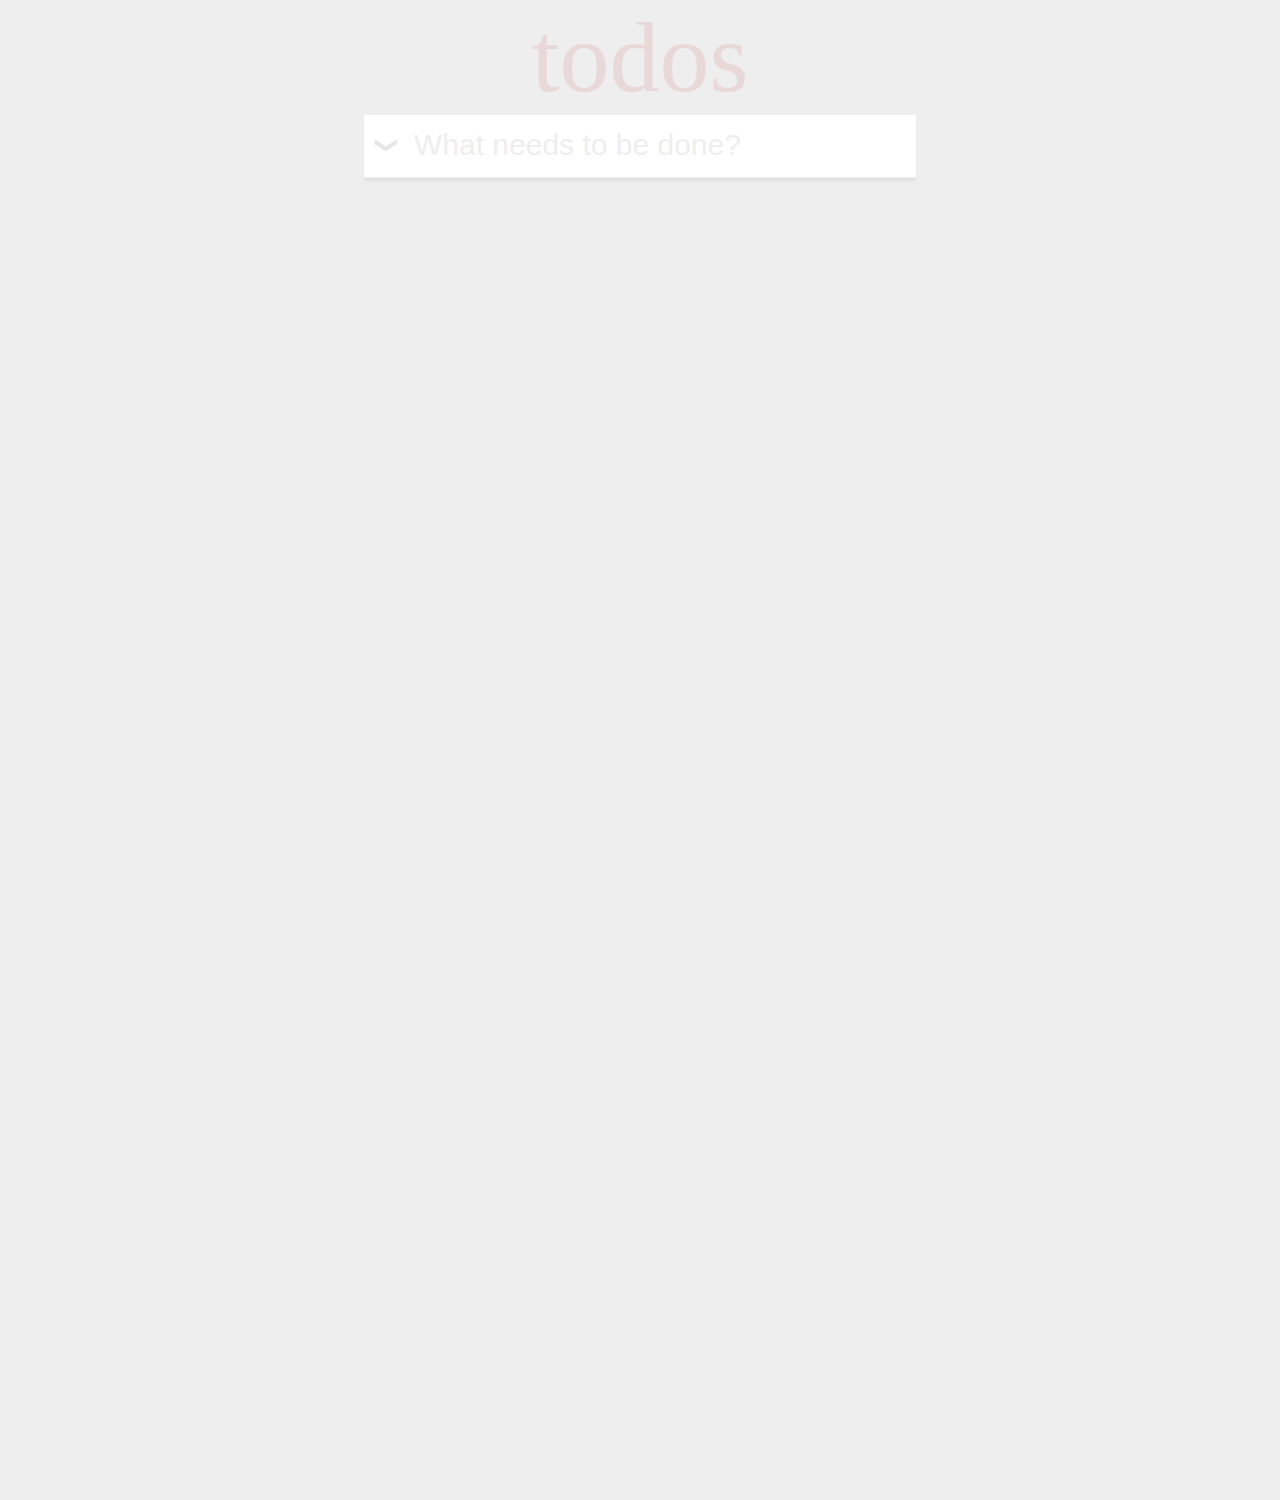
<file: search/index.html>
<!DOCTYPE html>
<html>

<head>
    <meta http-equiv="content-type" content="text/html;charset=utf-8" />
    <link rel="stylesheet" type="text/css" href="index.css" />
    <style>
    </style>
</head>

<body>
    <div class="container">
        <div class="title">
            <p>todos</p>
        </div>
        <div class="body">
            <div class="head">
                <input type="text" id="text" class="text" autocomplete="off" placeholder="What needs to be done?">
                <label for="text"></label>
            </div>
            <table id="list">
                <tbody></tbody>
            </table>
        </div>
    </div>
    <script src="index.js"></script>
</body>


</html>
</file>
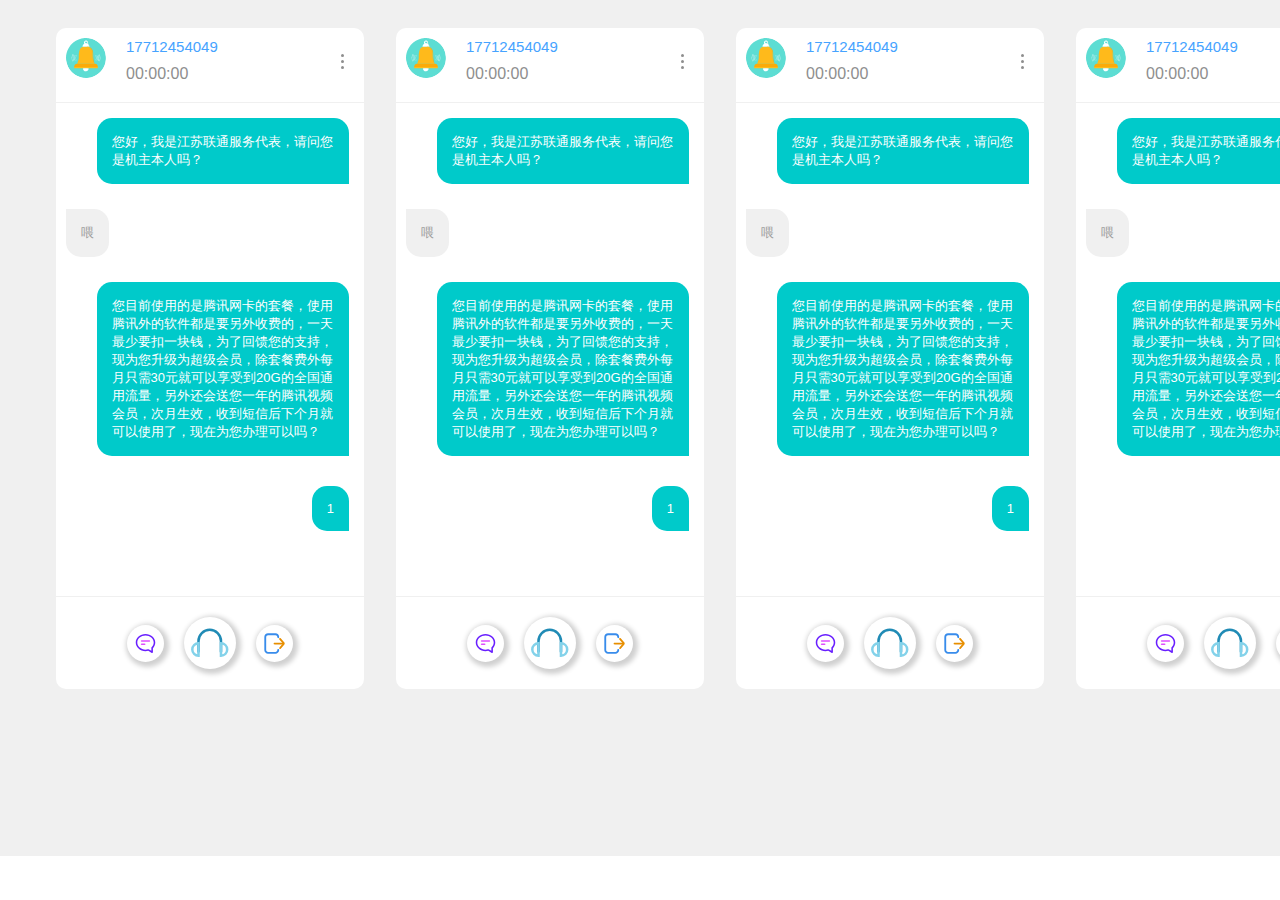
<file: fourScreen/fourScreen.html>
<!DOCTYPE html>
<html>

<head>
    <meta http-equiv="content-type" content="text/html;charset=utf-8" />
    <link rel="stylesheet" href="fourScreen.css">
    <style>
    </style>
</head>

<body>

    <div class="container">
        <ul>
            <li class="chatting">
                <div class="screen">
                    <div class="up">
                        <img src="asset/icon_bell.svg" class="bell">
                        <div class="num">
                            <h1 class="top">17712454049</h1>
                            <h2 class="bottom">00:00:00</h2>
                        </div>
                        <ul class="spot">
                            <li></li>
                            <li></li>
                            <li></li>
                        </ul>
                    </div>
                    <div class="dialog-box">
                        <div class="dialog dialog-right">
                            <p>您好，我是江苏联通服务代表，请问您是机主本人吗？</p>
                        </div>
                        <div class="dialog dialog-left">
                            <p>喂</p>
                        </div>
                        <div class="dialog dialog-right">
                            <p>
                                您目前使用的是腾讯网卡的套餐，使用腾讯外的软件都是要另外收费的，一天最少要扣一块钱，为了回馈您的支持，现为您升级为超级会员，除套餐费外每月只需30元就可以享受到20G的全国通用流量，另外还会送您一年的腾讯视频会员，次月生效，收到短信后下个月就可以使用了，现在为您办理可以吗？
                            </p>
                        </div>
                        <div class="dialog dialog-right">
                            <p>1</p>
                        </div>
                    </div>
                    <ul class="button-box">
                            <li class="push button-one">
                                <img src="asset/icon_message.svg" class="img-one">
                            </li>
                            <li class="push button-two">
                                <img src="asset/icon_headset.svg" class="img-two">
                            </li>
                            <li class="push button-three">
                                <img src="asset/icon_exit.svg" class="img-one">
                            </li>
                    </ul>
                </div>
            </li>
            <li class="chatting">
                <div class="screen">
                    <div class="up">
                        <img src="asset/icon_bell.svg" class="bell">
                        <div class="num">
                            <h1 class="top">17712454049</h1>
                            <h2 class="bottom">00:00:00</h2>
                        </div>
                        <ul class="spot">
                            <li></li>
                            <li></li>
                            <li></li>
                        </ul>
                    </div>
                    <div class="dialog-box">
                        <div class="dialog dialog-right">
                            <p>您好，我是江苏联通服务代表，请问您是机主本人吗？</p>
                        </div>
                        <div class="dialog dialog-left">
                            <p>喂</p>
                        </div>
                        <div class="dialog dialog-right">
                            <p>
                                您目前使用的是腾讯网卡的套餐，使用腾讯外的软件都是要另外收费的，一天最少要扣一块钱，为了回馈您的支持，现为您升级为超级会员，除套餐费外每月只需30元就可以享受到20G的全国通用流量，另外还会送您一年的腾讯视频会员，次月生效，收到短信后下个月就可以使用了，现在为您办理可以吗？
                            </p>
                        </div>
                        <div class="dialog dialog-right">
                            <p>1</p>
                        </div>
                    </div>
                    <ul class="button-box">
                            <li class="push button-one">
                                <img src="asset/icon_message.svg" class="img-one">
                            </li>
                            <li class="push button-two">
                                <img src="asset/icon_headset.svg" class="img-two">
                            </li>
                            <li class="push button-three">
                                <img src="asset/icon_exit.svg" class="img-one">
                            </li>
                    </ul>
                </div>
            </li>
            <li class="chatting">
                <div class="screen">
                    <div class="up">
                        <img src="asset/icon_bell.svg" class="bell">
                        <div class="num">
                            <h1 class="top">17712454049</h1>
                            <h2 class="bottom">00:00:00</h2>
                        </div>
                        <ul class="spot">
                            <li></li>
                            <li></li>
                            <li></li>
                        </ul>
                    </div>
                    <div class="dialog-box">
                        <div class="dialog dialog-right">
                            <p>您好，我是江苏联通服务代表，请问您是机主本人吗？</p>
                        </div>
                        <div class="dialog dialog-left">
                            <p>喂</p>
                        </div>
                        <div class="dialog dialog-right">
                            <p>
                                您目前使用的是腾讯网卡的套餐，使用腾讯外的软件都是要另外收费的，一天最少要扣一块钱，为了回馈您的支持，现为您升级为超级会员，除套餐费外每月只需30元就可以享受到20G的全国通用流量，另外还会送您一年的腾讯视频会员，次月生效，收到短信后下个月就可以使用了，现在为您办理可以吗？
                            </p>
                        </div>
                        <div class="dialog dialog-right">
                            <p>1</p>
                        </div>
                    </div>
                    <ul class="button-box">
                            <li class="push button-one">
                                <img src="asset/icon_message.svg" class="img-one">
                            </li>
                            <li class="push button-two">
                                <img src="asset/icon_headset.svg" class="img-two">
                            </li>
                            <li class="push button-three">
                                <img src="asset/icon_exit.svg" class="img-one">
                            </li>
                    </ul>
                </div>
            </li>
            <li class="chatting">
                <div class="screen">
                    <div class="up">
                        <img src="asset/icon_bell.svg" class="bell">
                        <div class="num">
                            <h1 class="top">17712454049</h1>
                            <h2 class="bottom">00:00:00</h2>
                        </div>
                        <ul class="spot">
                            <li></li>
                            <li></li>
                            <li></li>
                        </ul>
                    </div>
                    <div class="dialog-box">
                        <div class="dialog dialog-right">
                            <p>您好，我是江苏联通服务代表，请问您是机主本人吗？</p>
                        </div>
                        <div class="dialog dialog-left">
                            <p>喂</p>
                        </div>
                        <div class="dialog dialog-right">
                            <p>
                                您目前使用的是腾讯网卡的套餐，使用腾讯外的软件都是要另外收费的，一天最少要扣一块钱，为了回馈您的支持，现为您升级为超级会员，除套餐费外每月只需30元就可以享受到20G的全国通用流量，另外还会送您一年的腾讯视频会员，次月生效，收到短信后下个月就可以使用了，现在为您办理可以吗？
                            </p>
                        </div>
                        <div class="dialog dialog-right">
                            <p>1</p>
                        </div>
                    </div>
                    <ul class="button-box">
                            <li class="push button-one">
                                <img src="asset/icon_message.svg" class="img-one">
                            </li>
                            <li class="push button-two">
                                <img src="asset/icon_headset.svg" class="img-two">
                            </li>
                            <li class="push button-three">
                                <img src="asset/icon_exit.svg" class="img-one">
                            </li>
                    </ul>
                </div>
            </li>
        </ul>
    </div>

</body>

</html>
</file>
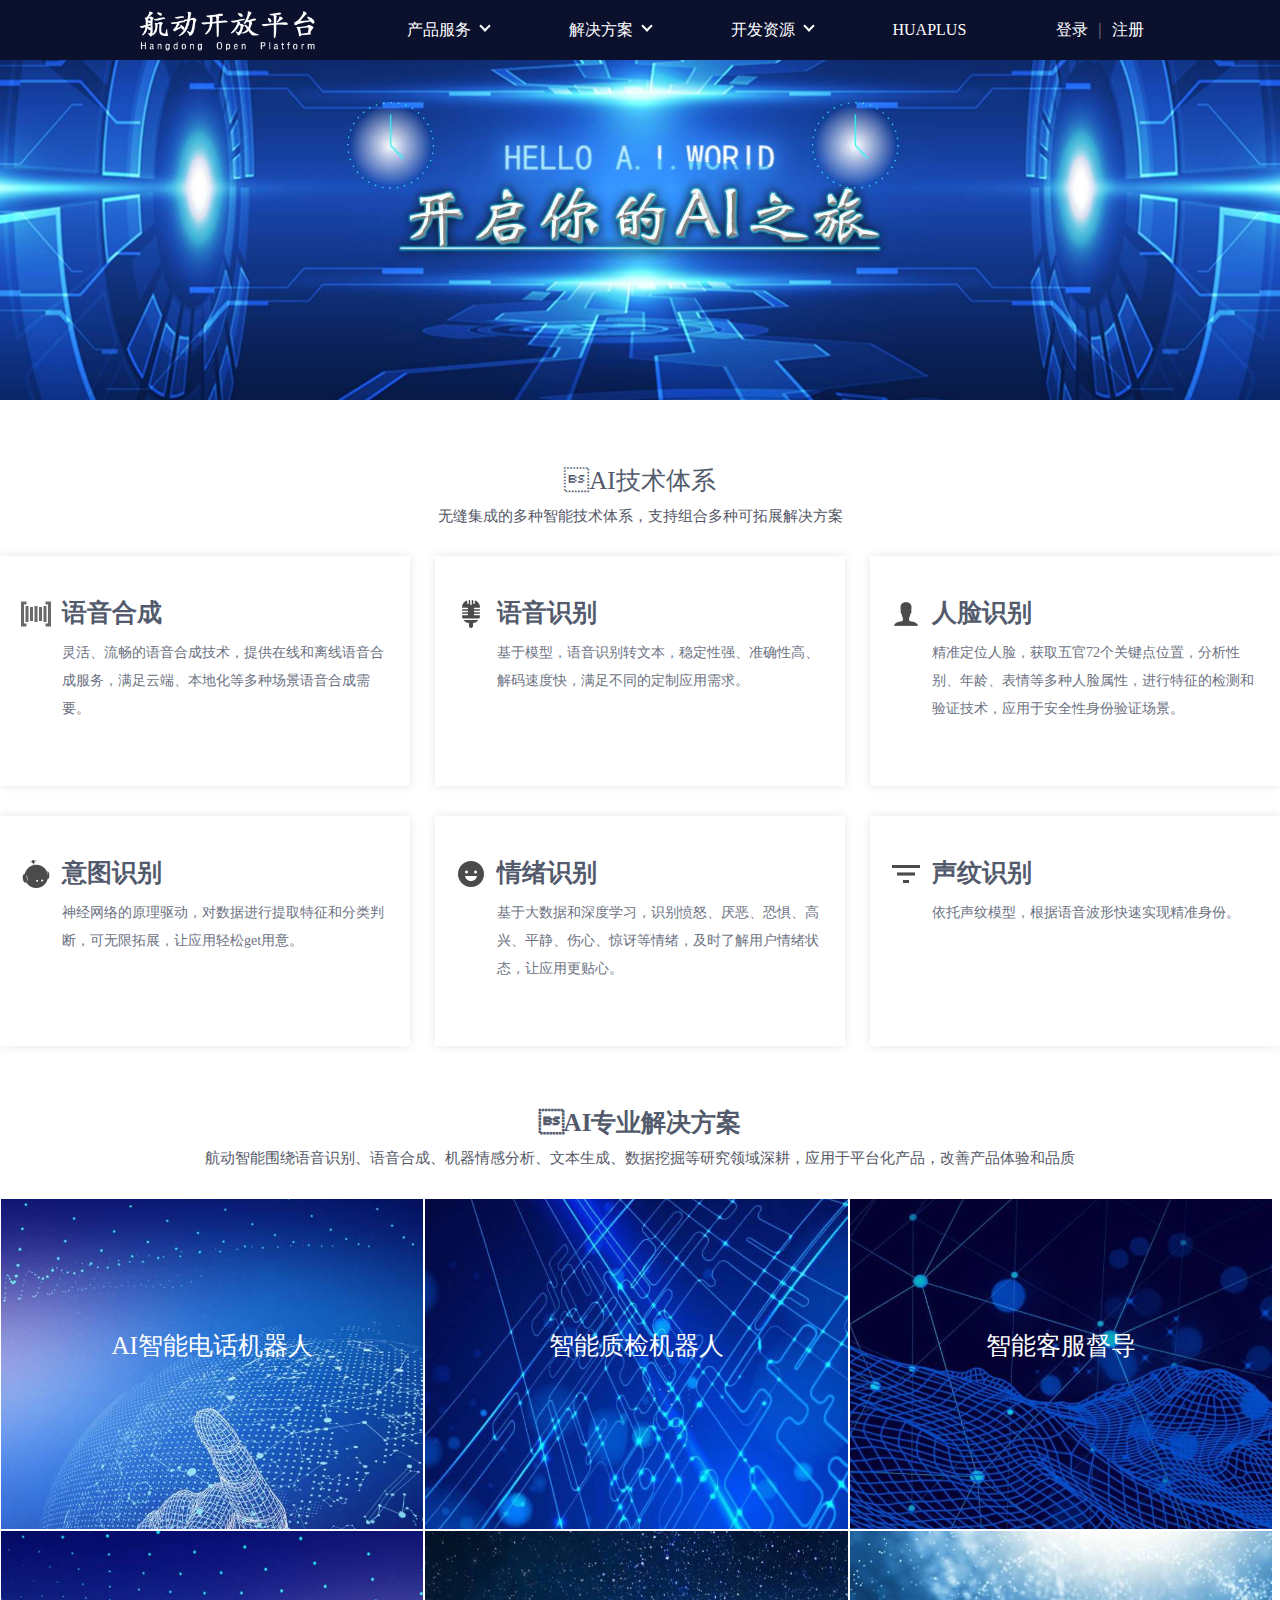
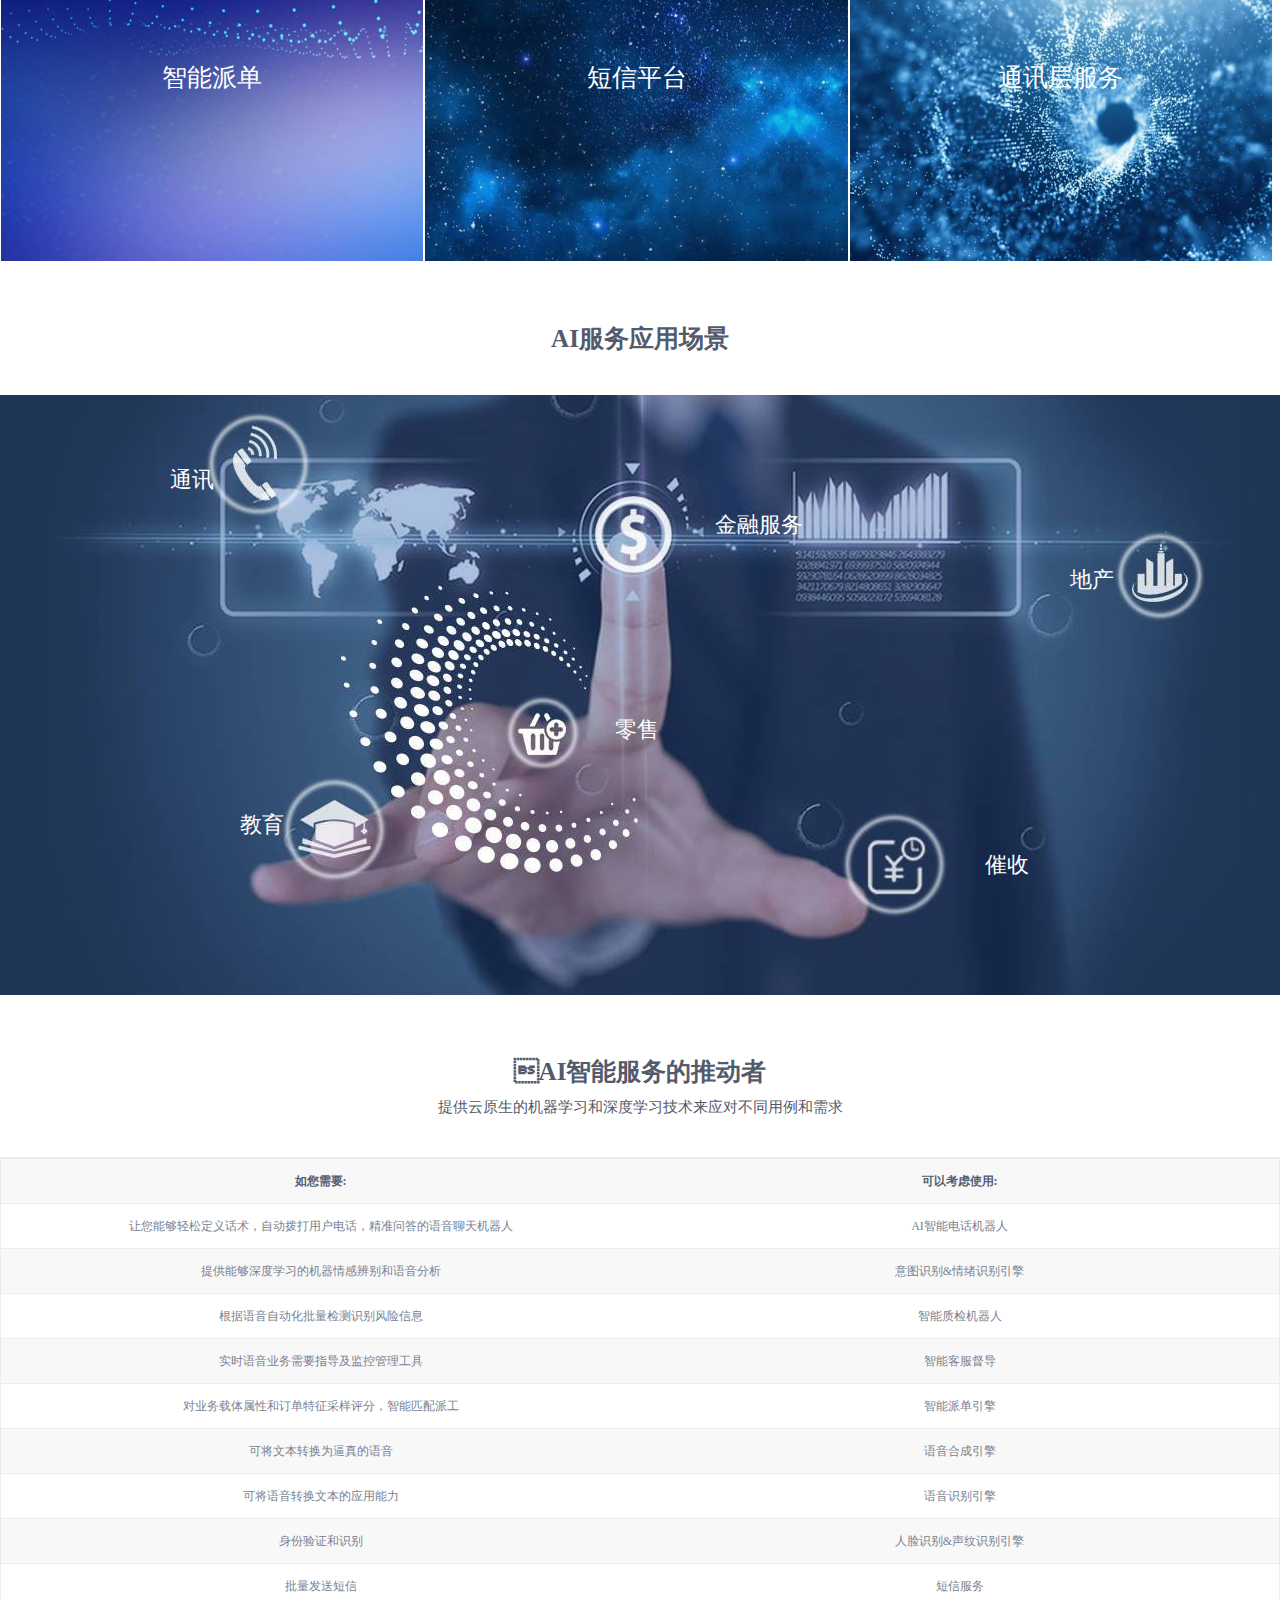
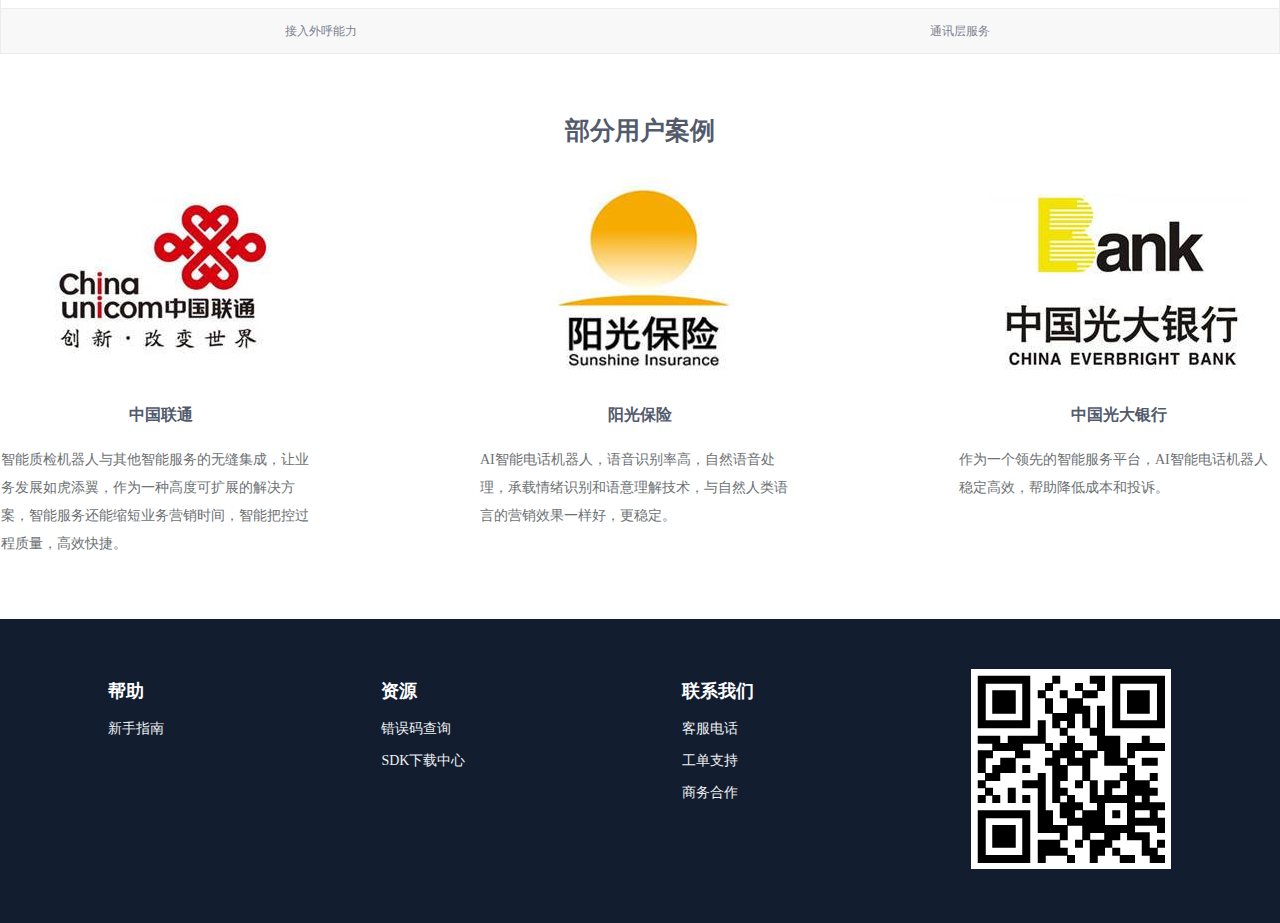
<file: home-page/home-page.html>
<!DOCTYPE html>
<html>

<head>
    <meta http-equiv="content-type" content="text/html;charset=utf-8" />
    <link rel="stylesheet" type="text/css" href="home-page.css" />
    <style>
    </style>
</head>

<body>
    <div class="container">
        <!--导航栏-->
        <div class="navigation">
            <div class="main">
                <div class="left">
                    <div>
                        <img src="asset/logo.png" class="logo">
                    </div>
                </div>
                <ul class="menu middle">
                    <li class="botton product">
                        <div class="triangle">
                            <a class="head"><span class="word">产品服务</span></a>
                            <div class="dropdown">
                                <div class="part">
                                    <div class="up">
                                        <div class="title">
                                            <p>语音识别</p>
                                        </div>
                                        <div class="content"><a>语音听写</a></div>
                                        <div class="content"><a>语音转写</a></div>
                                    </div>
                                    <div class="up">
                                        <div class="title">
                                            <p>语音合成</p>
                                        </div>
                                        <div class="content"><a>在线语音合成</a></div>
                                    </div>
                                    <div class="up">
                                        <div class="title">
                                            <p>人脸识别</p>
                                        </div>
                                        <div class="content"><a>人脸验证</a></div>
                                        <div class="content"><a>人脸检索</a></div>
                                        <div class="content"><a>人脸比对</a></div>
                                    </div>
                                    <div class="down">
                                        <div class="title">
                                            <p>语音拓展</p>
                                        </div>
                                        <div class="content"><a>声纹识别</a></div>
                                        <div class="content"><a>情绪识别</a></div>
                                    </div>
                                    <div class="down">
                                        <div class="title">
                                            <p>通讯层服务</p>
                                        </div>
                                        <div class="content"><a>通讯层服务</a></div>
                                    </div>
                                </div>
                            </div>
                        </div>
                    </li>
                    <li class="botton solution">
                        <div class="triangle">
                            <a class="head"><span class="word">解决方案</span></a>
                            <div class="pulldown">
                                <div class="portion">
                                    <div><a>AI智能电话机器人</a></div>
                                    <div class="down"><a>智能质检机器人</a></div>
                                </div>

                            </div>
                        </div>
                    </li>
                    <li class="botton resources">
                        <div class="triangle">
                            <a class="head"><span class="word">开发资源</span></a>
                            <div class="listing">
                                <div class="section">
                                    <div class="document">
                                        <div class="title">
                                            <p>文档中心</p>
                                        </div>
                                        <div class="content"><a>新手指南</a></div>
                                        <div class="content"><a>错误码查询</a></div>
                                    </div>
                                    <div class="sdk">
                                        <div class="title">
                                            <p>SDK下载</p>
                                        </div>
                                        <div class="content"><a>Android开发文档</a></div>
                                        <div class="content"><a>iOS开发文档</a></div>
                                        <div class="content"><a>WebAPI开发文档</a></div>
                                    </div>
                                </div>

                            </div>
                        </div>

                    </li>
                    <li class="botton huaplus">
                        <div class="triangle">
                            <a>HUAPLUS</a>
                        </div>

                    </li>
                </ul>
                <div class="right">
                    <div class="logon">
                        <a>登录</a>
                        <span>|</span>
                        <a>注册</a>
                    </div>


                </div>
            </div>



        </div>
        <!--内容部分-->
        <div class="content">
            <!--动画区域-->
            <div class="animation">
                <img src="asset/advertising1.jpg" class="img">
            </div>
            <!--AI技术体系-->
            <div class="technical">
                <p class="up">AI技术体系</p>
                <p class="down">无缝集成的多种智能技术体系，支持组合多种可拓展解决方案</p>
                <!--6个模块-->
                <div class="modules">
                    <div class="up">
                        <div class="main">
                            <div><img src="asset/md-barcode.png" class="img"></div>
                            <div>
                                <p class="head">语音合成</p>
                                <p class="content">灵活、流畅的语音合成技术，提供在线和离线语音合成服务，满足云端、本地化等多种场景语音合成需要。</p>
                            </div>

                        </div>
                        <div class="main">
                            <div><img src="asset/ios-microphone.png" class="img"></div>
                            <div>
                                <p class="head">语音识别</p>
                                <p class="content">基于模型，语音识别转文本，稳定性强、准确性高、解码速度快，满足不同的定制应用需求。</p>
                            </div>
                        </div>
                        <div class="main">
                            <div><img src="asset/ren.png" class="img"></div>
                            <div>
                                <p class="head">人脸识别</p>
                                <p class="content">精准定位人脸，获取五官72个关键点位置，分析性别、年龄、表情等多种人脸属性，进行特征的检测和验证技术，应用于安全性身份验证场景。
                                </p>
                            </div>
                        </div>
                    </div>
                    <div class="down">
                        <div class="main">
                            <div><img src="asset/logo-ionitron.png" class="img"></div>
                            <div>
                                <p class="head">意图识别</p>
                                <p class="content">神经网络的原理驱动，对数据进行提取特征和分类判断，可无限拓展，让应用轻松get用意。</p>
                            </div>
                        </div>
                        <div class="main">
                            <div><img src="asset/ios-happy.png" class="img"></div>
                            <div>
                                <p class="head">情绪识别</p>
                                <p class="content">基于大数据和深度学习，识别愤怒、厌恶、恐惧、高兴、平静、伤心、惊讶等情绪，及时了解用户情绪状态，让应用更贴心。</p>
                            </div>
                        </div>
                        <div class="main">
                            <div><img src="asset/md-funnel.png" class="img"></div>
                            <div>
                                <p class="head">声纹识别</p>
                                <p class="content">依托声纹模型，根据语音波形快速实现精准身份。</p>
                            </div>
                        </div>
                    </div>


                </div>
            </div>
            <!--AI专业解决方案-->
            <div class="solutions">
                <p class="up">AI专业解决方案</p>
                <p class="down">
                    航动智能围绕语音识别、语音合成、机器情感分析、文本生成、数据挖掘等研究领域深耕，应用于平台化产品，改善产品体验和品质
                </p>
                <!--6个活动模块-->
                <div class="professional">
                    <div class="modules phone">
                        <img src="asset/solution1.jpg" class="img">
                        <div class="part">
                            <p class="head">AI智能电话机器人</p>
                            <p class="content">
                                自研智能电话机器人，结合语意理解引擎，实现语音、语义理解在呼叫场景的智能化和数据资源管理自动化，通过自然语言处理、智能化人机交互以及大数据处理与分析技术，在不同场景下，自动结合企业所需的业务话术，系统自动外拨用户电话，精准问答，多轮会话应用支持灵活打断，对话千人前面随时可转人工。
                            </p>
                        </div>

                    </div>
                    <div class="modules testing">
                        <img src="asset/solution2.jpg" class="img">
                        <div class="part">
                            <p class="head">智能质检机器人</p>
                            <p class="content">
                                智能质检机器人是以语音识别、语意分析、大数据处理技术为基础的综合能力机器人，面向应用提供数据转换、存储、质检、分析等功能服务，通过灵活可配的质检模型和智能质检引擎实现自动化批量检测识别风险信息。
                            </p>
                        </div>

                    </div>
                    <div class="modules customer">
                        <img src="asset/solution3.jpg" class="img">
                        <div class="part">
                            <p class="head">智能客服督导</p>
                            <p class="content">
                                智能督导，是以语音识别、机器情感分析结合语意理解引擎对于实时业务指导及监控管理工具的应用，提升坐席业务技能和监管效率，有效降低运营风险和人力成本。
                            </p>
                        </div>

                    </div>
                    <div class="modules dispatch">
                        <img src="asset/solution4.jpg" class="img">
                        <div class="part">
                            <p class="head">智能派单</p>
                            <p class="content">
                                基于大数据架构，实现高效数据资源管理，对载体属性和订单特征采样评分，智能匹配，高效公平，为数据开放服务和应用融合提供技术支撑环境。
                            </p>
                        </div>

                    </div>
                    <div class="modules message">
                        <img src="asset/solution5.jpg" class="img">
                        <div class="part">
                            <p class="head">短信平台</p>
                            <p class="content">基于运营商提供的短信端口与互联网连接，实现指定号码和指定内容的批量发送</p>
                        </div>
                    </div>
                    <div class="modules communication">
                        <img src="asset/solution6.jpg" class="img">
                        <div class="part">
                            <p class="head">通讯层服务</p>
                        </div>
                    </div>

                </div>
            </div>

            <!--AI服务应用场景-->
            <div class="application">
                <p class="up">AI服务应用场景</p>
                <div class="scene">
                    <ul class="menu">
                        <li class="main talk">
                            <p class="head">通讯</p>
                            <p class="content">智能质检机器人、智能电话机器人和深度学习语意理解引擎结合，人机耦合，深度学习，丰富行业知识库，赋能替代人工外呼和人工质检能力。</p>
                        </li>
                        <li class="main finance">
                            <p class="head">金融服务</p>
                            <p class="content">AI智能电话机器人应用于还款提醒、逾期用户催收业务，自研式语音识别技术，模拟真人语气语调进行沟通，提高效率，降低成本。</p>
                        </li>
                        <li class="main landed">
                            <p class="head">地产</p>
                            <p class="content">高效筛选意向客户，自主丰富优化话术，应用不同阶段的用户跟进，配置灵活，自适应深度学习语义理解，提供全方位沟通应用方案。</p>
                        </li>
                        <li class="main retail">
                            <p class="head">零售</p>
                            <p class="content">意向客户跟踪，售后意见处理等业务，实现语音语义智能理解在零售场景的智能化和数据资源管理自动化应用。</p>
                        </li>
                        <li class="main education">
                            <p class="head">教育</p>
                            <p class="content">智能考评服务应用于教育行业人员培训考核，链接深度学习知识库，应用移动学习，线上考试，节约人力教育资源。</p>
                        </li>
                        <li class="main collection">
                            <p class="head">催收</p>
                            <p class="content">快速大批量用户提醒，定期二次催收效率高。</p>
                        </li>
                    </ul>
                </div>
            </div>

            <!--AI智能服务的推动者-->
            <div class="promoter">
                <p class="up">AI智能服务的推动者</p>
                <p class="down">提供云原生的机器学习和深度学习技术来应对不同用例和需求</p>
                <!--列表-->
                <div class="list">
                    <table class="line">
                        <tr class="title">
                            <td><span>如您需要:</span></td>
                            <td><span>可以考虑使用:</span></td>
                        </tr>
                        <tr>
                            <td><span>让您能够轻松定义话术，自动拨打用户电话，精准问答的语音聊天机器人</span></td>
                            <td><span>AI智能电话机器人</span></td>
                        </tr>
                        <tr>
                            <td><span>提供能够深度学习的机器情感辨别和语音分析</span></td>
                            <td><span>意图识别&情绪识别引擎</span></td>
                        </tr>
                        <tr>
                            <td><span>根据语音自动化批量检测识别风险信息</span></td>
                            <td><span>智能质检机器人</span></td>
                        </tr>
                        <tr>
                            <td><span>实时语音业务需要指导及监控管理工具</span></td>
                            <td><span>智能客服督导</span></td>
                        </tr>
                        <tr>
                            <td><span>对业务载体属性和订单特征采样评分，智能匹配派工</span></td>
                            <td><span>智能派单引擎</span></td>
                        </tr>
                        <tr>
                            <td><span>可将文本转换为逼真的语音</span></td>
                            <td><span>语音合成引擎</span></td>
                        </tr>
                        <tr>
                            <td><span>可将语音转换文本的应用能力</span></td>
                            <td><span>语音识别引擎</span></td>
                        </tr>
                        <tr>
                            <td><span>身份验证和识别</span></td>
                            <td><span>人脸识别&声纹识别引擎</span></td>
                        </tr>
                        <tr>
                            <td><span>批量发送短信</span></td>
                            <td><span>短信服务</span></td>
                        </tr>
                        <tr>
                            <td><span>接入外呼能力</span></td>
                            <td><span>通讯层服务</span></td>
                        </tr>
                    </table>
                </div>
            </div>
            <!--部分用户案例-->
            <div class="instance">
                    <p class="up">部分用户案例</p>
                <!--三大模块-->
                <div class="case">
                    <div class="main">
                        <div class="modules">
                            <img src="asset/someUsers1.jpg">
                            <p class="title">中国联通</p>
                            <p class="content">
                                智能质检机器人与其他智能服务的无缝集成，让业务发展如虎添翼，作为一种高度可扩展的解决方案，智能服务还能缩短业务营销时间，智能把控过程质量，高效快捷。
                            </p>
                        </div>
                        <div class="modules">
                            <img src="asset/someUsers2.jpg">
                            <p class="title">阳光保险</p>
                            <p class="content">AI智能电话机器人，语音识别率高，自然语音处理，承载情绪识别和语意理解技术，与自然人类语言的营销效果一样好，更稳定。</p>
                        </div>
                        <div class="modules">
                            <img src="asset/someUsers3.jpg">
                            <p class="title">中国光大银行</p>
                            <p class="content">作为一个领先的智能服务平台，AI智能电话机器人稳定高效，帮助降低成本和投诉。</p>
                        </div>
                    </div>


                </div>
            </div>

        </div>

        <!--底部-->
        <div class="bottom">
            <div class="main">
                <div class="body">
                    <div>
                        <p class="title">帮助</p>
                    </div>
                    <div><a class="content">新手指南</a></div>
                </div>
                <div class="body">
                    <div>
                        <p class="title">资源</p>
                    </div>
                    <div><a class="content">错误码查询</a></div>
                    <div><a class="content">SDK下载中心</a></div>
                </div>
                <div class="body">
                    <div>
                        <p class="title">联系我们</p>
                    </div>
                    <div><a class="content">客服电话</a></div>
                    <div><a class="content">工单支持</a></div>
                    <div><a class="content">商务合作</a></div>
                </div>
                <div>
                    <img src="asset/prCode.jpg" class="img">
                </div>
            </div>



        </div>


    </div>
    </div>
</body>

</html>
</file>
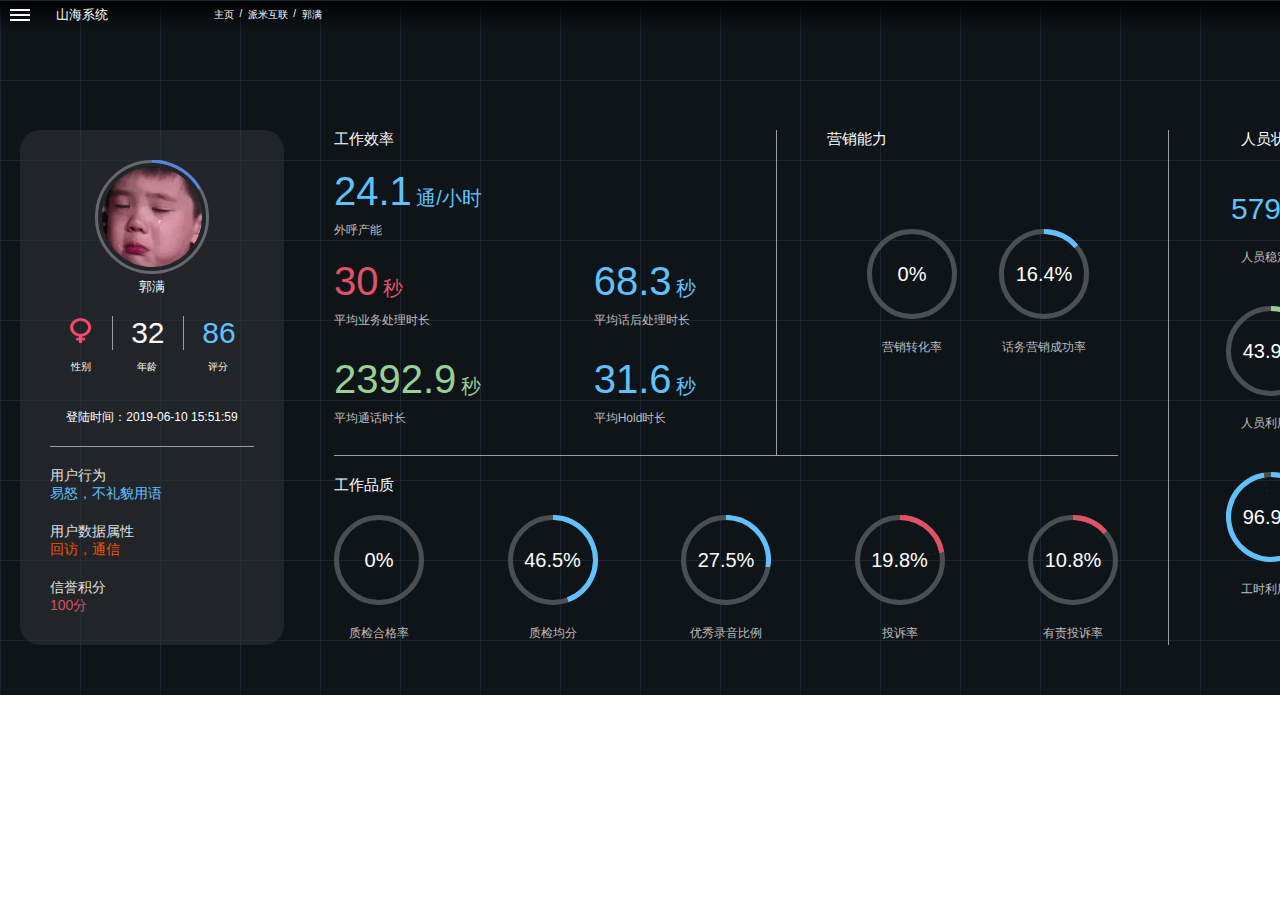
<file: personal-information/personal-information.html>
<!DOCTYPE html>
<html>

<head>
    <meta http-equiv="content-type" content="text/html;charset=utf-8" />
    <link rel="stylesheet" href="personal-information.css">
    <style>
    </style>
</head>

<body>
    <div class="container">
        <!--导航栏-->
        <div class="navigation">
            <!--三条横线-->
            <div class="menu">
                <div class="menu-icon"></div>
            </div>
            <!--山海系统-->
            <div class="system">山海系统</div>
            <!--菜单按钮-->
            <div>
                <ul class="menu-button">
                    <li>主页</li>
                    <li>&nbsp;&nbsp;/&nbsp;&nbsp;</li>
                    <li>派米互联</li>
                    <li>&nbsp;&nbsp;/&nbsp;&nbsp;</li>
                    <li>郭满</li>
                </ul>
            </div>
            <!--用户名-->
            <div class="menu-username">UserName</div>
        </div>

        <!--总的信息内容区域-->
        <div class="information">
            <!--用户信息区域-->
            <div class='user-information'>
                <div class="information-one">
                    <div class="head"><img src="asset/IMG_6522.png" class="photo">
                        <div class="circle-left">
                            <div class="left-box"></div>
                        </div>
                        <div class="circle-right">
                            <div class="right-box"></div>
                        </div>
                    </div>

                </div>
                <div class="name">
                    <p>郭满</p>
                </div>
                <div class="information-two">
                    <div class="information-left">
                        <div class="picture"><img src="asset/icon_female.png" class="gender"></div>
                        <div class="basic basic-left">
                            <p>性别</p>
                        </div>
                    </div>
                    <div class="information-middle">
                        <div class="number-middle">
                            <p>32</p>
                        </div>
                        <div class="basic basic-middle">
                            <p>年龄</p>
                        </div>
                    </div>
                    <div class="information-right">
                        <div class="number-right">
                            <p>86</p>
                        </div>
                        <div class="basic basic-right">
                            <p>评分</p>
                        </div>
                    </div>
                </div>
                <div class="information-four">
                    <p>登陆时间：2019-06-10 15:51:59</p>
                </div>
                <div class="information-five">
                    <div class="detailed user-data">
                        <p>用户行为</p>
                    </div>
                    <div class="detailed behavior">
                        <p>易怒，不礼貌用语</p>
                    </div>
                </div>
                <div class="information-six">
                    <div class="detailed user-data">
                        <p>用户数据属性</p>
                    </div>
                    <div class="detailed attribute">
                        <p>回访，通信</p>
                    </div>
                </div>
                <div class="information-seven">
                    <div class="detailed user-data">
                        <p>信誉积分</p>
                    </div>
                    <div class="detailed integral">
                        <p>100分</p>
                    </div>
                </div>
            </div>
            <div class="middle">
                <div class="middle-up">
                    <!--工作效率-->
                    <div class="achievement">
                        <div class="achievement-title">
                            <div>
                                <p>工作效率</p>
                            </div>
                        </div>
                        <div class="achievement-up">
                            <div>
                                <span class="number-left capacity-left">24.1</span>
                                <span class="words-right capacity-right">通/小时</span>
                            </div>
                            <div class="index">
                                <p>外呼产能</p>
                            </div>
                        </div>
                        <div class="achievement-middle">
                            <div>
                                <div class="bussiness">
                                    <span class="number-left bussiness-left">30</span>
                                    <span class="words-right bussiness-right">秒</span>
                                </div>
                                <div class="index">
                                    <p>平均业务处理时长</p>
                                </div>
                            </div>
                            <div>
                                <div class="after">
                                    <span class="number-left  after-left">68.3</span>
                                    <span class="words-right after-right">秒</span>
                                </div>
                                <div class="index">
                                    <p>平均话后处理时长</p>
                                </div>
                            </div>
                        </div>
                        <div class="achievement-down">
                            <div>
                                <div class="conversation">
                                    <span class="number-left  conversation-left">2392.9</span>
                                    <span class="words-right conversation-right">秒</span>
                                </div>
                                <div class="index">
                                    <p>平均通话时长</p>
                                </div>
                            </div>
                            <div>
                                <div class="hold">
                                    <span class="number-left  hold-left">31.6</span>
                                    <span class="words-right hold-right">秒</span>
                                </div>
                                <div class="index">
                                    <p>平均Hold时长</p>
                                </div>
                            </div>

                        </div>

                    </div>
                    <!--营销能力-->
                    <div class="market">
                        <div class="market-title">
                            <p>营销能力</p>
                        </div>
                        <div class="market-content">
                            <div class="market-percent">
                                <div class="percent-main">
                                    <p>0%</p>
                                </div>
                                <div class="market-left">
                                    <p>营销转化率</p>
                                </div>
                            </div>
                            <div class="market-rate">
                                <div class="percent-main">
                                    <p>16.4%</p>
                                    <div class="circle-left1">
                                        <div class="left-box1"></div>
                                    </div>
                                    <div class="circle-right1">
                                        <div class="right-box1"></div>
                                    </div>
                                </div>
                                <div class="market-right">
                                    <p>话务营销成功率</p>
                                </div>
                            </div>
                        </div>
                    </div>
                </div>
                <!--工作品质-->
                <div class="quality">
                    <div class="quality-title">
                        <p>工作品质</p>
                    </div>
                    <div class="quality-percent">
                        <div class="percent-one">
                                <p class="percent-main">0%</p>
                            <div class="quality-index qualified">
                                <p>质检合格率</p>
                            </div>
                        </div>
                        <div class="percent-two">
                            <div class="percent-main">
                                <p>46.5%</p>
                                <div class="circle-left1">
                                    <div class="left-box2"></div>
                                </div>
                                <div class="circle-right1">
                                    <div class="right-box2"></div>
                                </div>
                            </div>
                            <div class="quality-index average">
                                <p>质检均分</p>
                            </div>
                        </div>
                        <div class="percent-three">
                            <div class="percent-main">
                                <p>27.5%</p>
                                <div class="circle-left1">
                                    <div class="left-box3"></div>
                                </div>
                                <div class="circle-right1">
                                    <div class="right-box3"></div>
                                </div>
                            </div>
                            <div class="quality-index recording">
                                <p>优秀录音比例</p>
                            </div>
                        </div>
                        <div class="percent-four">
                            <div class="percent-main">
                                <p>19.8%</p>
                                <div class="circle-left1">
                                    <div class="left-box4"></div>
                                </div>
                                <div class="circle-right1">
                                    <div class="right-box4"></div>
                                </div>
                            </div>
                            <div class="quality-index complaint">
                                <p>投诉率</p>
                            </div>
                        </div>
                        <div class="percent-five">
                            <div class="percent-main">
                                <p>10.8%</p>
                                <div class="circle-left1">
                                    <div class="left-box5"></div>
                                </div>
                                <div class="circle-right1">
                                    <div class="right-box5"></div>
                                </div>
                            </div>
                            <div class="quality-index duty">
                                <p>有责投诉率</p>
                            </div>
                        </div>
                    </div>


                </div>
            </div>
            <!--人员状态-->
            <div class="right">
                <div class="personnel-information">
                    <div class="personnel personnel-title">
                        <p>人员状态</p>
                    </div>
                    <div class="personnel days">
                        <p>579天</p>
                    </div>
                    <div class="personnel personnel-index">
                        <p>人员稳定性</p>
                    </div>
                    <div class="personnel percent-main personnel-rate">
                        <p>43.9%</p>
                        <div class="circle-left1">
                            <div class="left-box6"></div>
                        </div>
                        <div class="circle-right1">
                            <div class="right-box6"></div>
                        </div>
                    </div>
                    <div class="personnel personnel-index">
                        <p>人员利用率</p>
                    </div>
                    <div class="personnel percent-main hours-rate">
                        <p>96.9%</p>
                        <div class="circle-left1">
                            <div class="left-box7"></div>
                        </div>
                        <div class="circle-right1">
                            <div class="right-box7"></div>
                        </div>
                    </div>
                    <div class="personnel personnel-index">
                        <p>工时利用率</p>
                    </div>
                </div>
            </div>


        </div>




    </div>







</body>

</html>
</file>
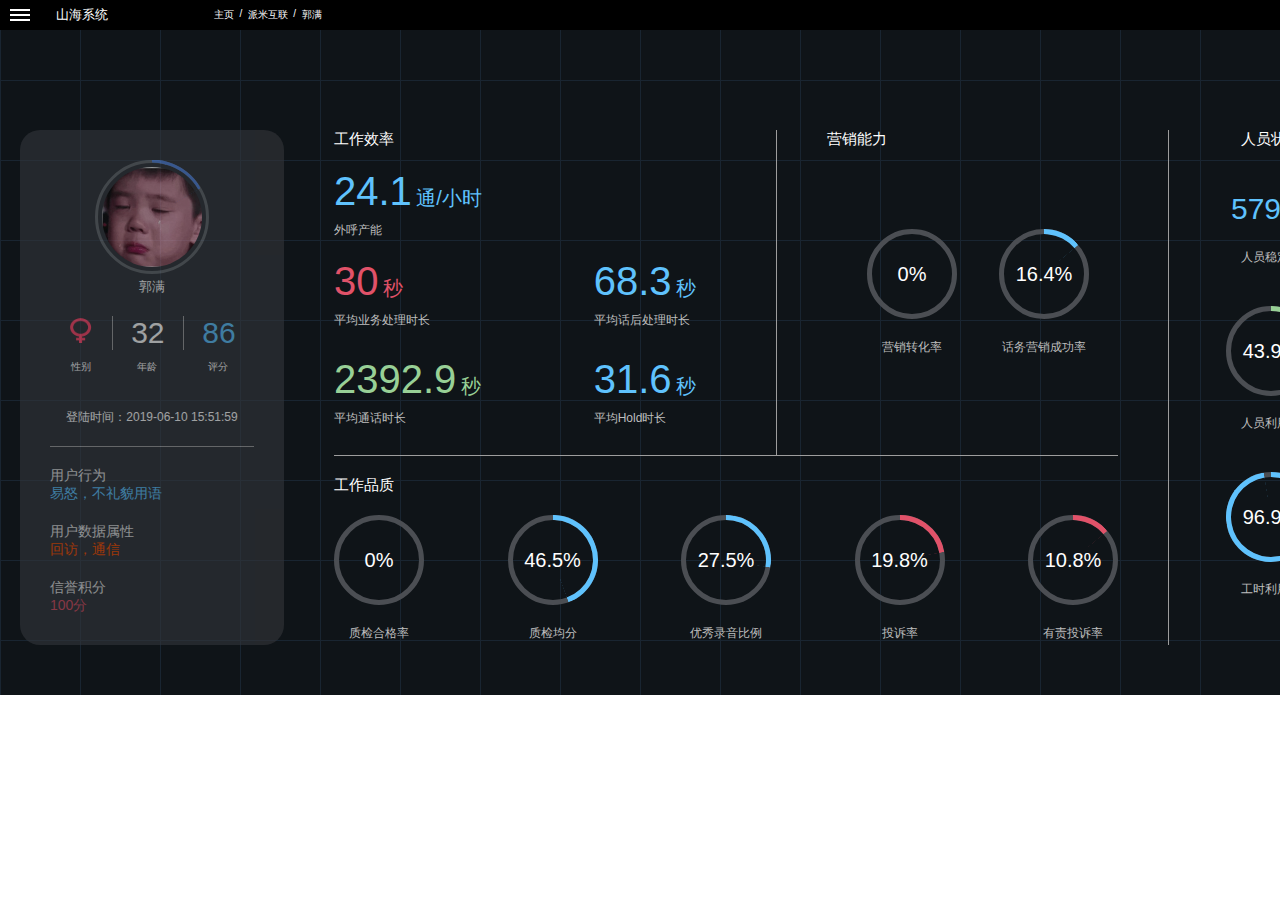
<file: personalInformation/personalInformation.html>
<!DOCTYPE html>
<html>

<head>
    <meta http-equiv="content-type" content="text/html;charset=utf-8" />
    <link rel="stylesheet" href="personalInformation.css">
    <style>
    </style>
</head>

<body>
    <div class="container">
        <!--导航栏-->
        <div class="navigation">
            <!--三条横线-->
            <div class="menu">
                <div class="menu-icon"></div>
            </div>
            <!--山海系统-->
            <div class="system">山海系统</div>
            <!--菜单按钮-->
            <div>
                <ul class="menu-button">
                    <li>主页</li>
                    <li>&nbsp;&nbsp;/&nbsp;&nbsp;</li>
                    <li>派米互联</li>
                    <li>&nbsp;&nbsp;/&nbsp;&nbsp;</li>
                    <li>郭满</li>
                </ul>
            </div>
            <!--用户名-->
            <div class="menu-username">UserName</div>
        </div>

        <!--总的信息内容区域-->
        <div class="information">
            <!--用户信息区域-->
            <div class='user-information'>
                <div class="information-one">
                    <div class="head"><img src="asset/IMG_6522.jpeg" class="photo">
                        <div class="circle-left">
                            <div class="left-box"></div>
                        </div>
                        <div class="circle-right">
                            <div class="right-box"></div>
                        </div>
                    </div>

                </div>
                <div class="name">
                    <p>郭满</p>
                </div>
                <div class="information-two">
                    <div class="information-left">
                        <div class="picture"><img src="asset/icon_female.png" class="gender"></div>
                        <div class="basic basic-left">
                            <p>性别</p>
                        </div>
                    </div>
                    <div class="information-middle">
                        <div class="number-middle">
                            <p>32</p>
                        </div>
                        <div class="basic basic-middle">
                            <p>年龄</p>
                        </div>
                    </div>
                    <div class="information-right">
                        <div class="number-right">
                            <p>86</p>
                        </div>
                        <div class="basic basic-right">
                            <p>评分</p>
                        </div>
                    </div>
                </div>
                <div class="information-four">
                    <p>登陆时间：2019-06-10 15:51:59</p>
                </div>
                <div class="information-five">
                    <div class="detailed user-data">
                        <p>用户行为</p>
                    </div>
                    <div class="detailed behavior">
                        <p>易怒，不礼貌用语</p>
                    </div>
                </div>
                <div class="information-six">
                    <div class="detailed user-data">
                        <p>用户数据属性</p>
                    </div>
                    <div class="detailed attribute">
                        <p>回访，通信</p>
                    </div>
                </div>
                <div class="information-seven">
                    <div class="detailed user-data">
                        <p>信誉积分</p>
                    </div>
                    <div class="detailed integral">
                        <p>100分</p>
                    </div>
                </div>
            </div>
            <div class="middle">
                <div class="middle-up">
                    <!--工作效率-->
                    <div class="achievement">
                        <div class="achievement-title">
                            <div>
                                <p>工作效率</p>
                            </div>
                        </div>
                        <div class="achievement-up">
                            <div>
                                <span class="number-left capacity-left">24.1</span>
                                <span class="words-right capacity-right">通/小时</span>
                            </div>
                            <div class="index">
                                <p>外呼产能</p>
                            </div>
                        </div>
                        <div class="achievement-middle">
                            <div>
                                <div class="bussiness">
                                    <span class="number-left bussiness-left">30</span>
                                    <span class="words-right bussiness-right">秒</span>
                                </div>
                                <div class="index">
                                    <p>平均业务处理时长</p>
                                </div>
                            </div>
                            <div>
                                <div class="after">
                                    <span class="number-left  after-left">68.3</span>
                                    <span class="words-right after-right">秒</span>
                                </div>
                                <div class="index">
                                    <p>平均话后处理时长</p>
                                </div>
                            </div>
                        </div>
                        <div class="achievement-down">
                            <div>
                                <div class="conversation">
                                    <span class="number-left  conversation-left">2392.9</span>
                                    <span class="words-right conversation-right">秒</span>
                                </div>
                                <div class="index">
                                    <p>平均通话时长</p>
                                </div>
                            </div>
                            <div>
                                <div class="hold">
                                    <span class="number-left  hold-left">31.6</span>
                                    <span class="words-right hold-right">秒</span>
                                </div>
                                <div class="index">
                                    <p>平均Hold时长</p>
                                </div>
                            </div>

                        </div>

                    </div>
                    <!--营销能力-->
                    <div class="market">
                        <div class="market-title">
                            <p>营销能力</p>
                        </div>
                        <div class="market-content">
                            <div class="market-percent">
                                <div class="percent-main">
                                    <p>0%</p>
                                </div>
                                <div class="market-left">
                                    <p>营销转化率</p>
                                </div>
                            </div>
                            <div class="market-rate">
                                <div class="percent-main">
                                    <p>16.4%</p>
                                    <div class="circle-left1">
                                        <div class="left-box1"></div>
                                    </div>
                                    <div class="circle-right1">
                                        <div class="right-box1"></div>
                                    </div>
                                </div>
                                <div class="market-right">
                                    <p>话务营销成功率</p>
                                </div>
                            </div>
                        </div>
                    </div>
                </div>
                <!--工作品质-->
                <div class="quality">
                    <div class="quality-title">
                        <p>工作品质</p>
                    </div>
                    <div class="quality-percent">
                        <div class="percent-one">
                                <p class="percent-main">0%</p>
                            <div class="quality-index qualified">
                                <p>质检合格率</p>
                            </div>
                        </div>
                        <div class="percent-two">
                            <div class="percent-main">
                                <p>46.5%</p>
                                <div class="circle-left1">
                                    <div class="left-box2"></div>
                                </div>
                                <div class="circle-right1">
                                    <div class="right-box2"></div>
                                </div>
                            </div>
                            <div class="quality-index average">
                                <p>质检均分</p>
                            </div>
                        </div>
                        <div class="percent-three">
                            <div class="percent-main">
                                <p>27.5%</p>
                                <div class="circle-left1">
                                    <div class="left-box3"></div>
                                </div>
                                <div class="circle-right1">
                                    <div class="right-box3"></div>
                                </div>
                            </div>
                            <div class="quality-index recording">
                                <p>优秀录音比例</p>
                            </div>
                        </div>
                        <div class="percent-four">
                            <div class="percent-main">
                                <p>19.8%</p>
                                <div class="circle-left1">
                                    <div class="left-box4"></div>
                                </div>
                                <div class="circle-right1">
                                    <div class="right-box4"></div>
                                </div>
                            </div>
                            <div class="quality-index complaint">
                                <p>投诉率</p>
                            </div>
                        </div>
                        <div class="percent-five">
                            <div class="percent-main">
                                <p>10.8%</p>
                                <div class="circle-left1">
                                    <div class="left-box5"></div>
                                </div>
                                <div class="circle-right1">
                                    <div class="right-box5"></div>
                                </div>
                            </div>
                            <div class="quality-index duty">
                                <p>有责投诉率</p>
                            </div>
                        </div>
                    </div>


                </div>
            </div>
            <!--人员状态-->
            <div class="right">
                <div class="personnel-information">
                    <div class="personnel personnel-title">
                        <p>人员状态</p>
                    </div>
                    <div class="personnel days">
                        <p>579天</p>
                    </div>
                    <div class="personnel personnel-index">
                        <p>人员稳定性</p>
                    </div>
                    <div class="personnel percent-main personnel-rate">
                        <p>43.9%</p>
                        <div class="circle-left1">
                            <div class="left-box6"></div>
                        </div>
                        <div class="circle-right1">
                            <div class="right-box6"></div>
                        </div>
                    </div>
                    <div class="personnel personnel-index">
                        <p>人员利用率</p>
                    </div>
                    <div class="personnel percent-main hours-rate">
                        <p>96.9%</p>
                        <div class="circle-left1">
                            <div class="left-box7"></div>
                        </div>
                        <div class="circle-right1">
                            <div class="right-box7"></div>
                        </div>
                    </div>
                    <div class="personnel personnel-index">
                        <p>工时利用率</p>
                    </div>
                </div>
            </div>


        </div>




    </div>







</body>

</html>
</file>
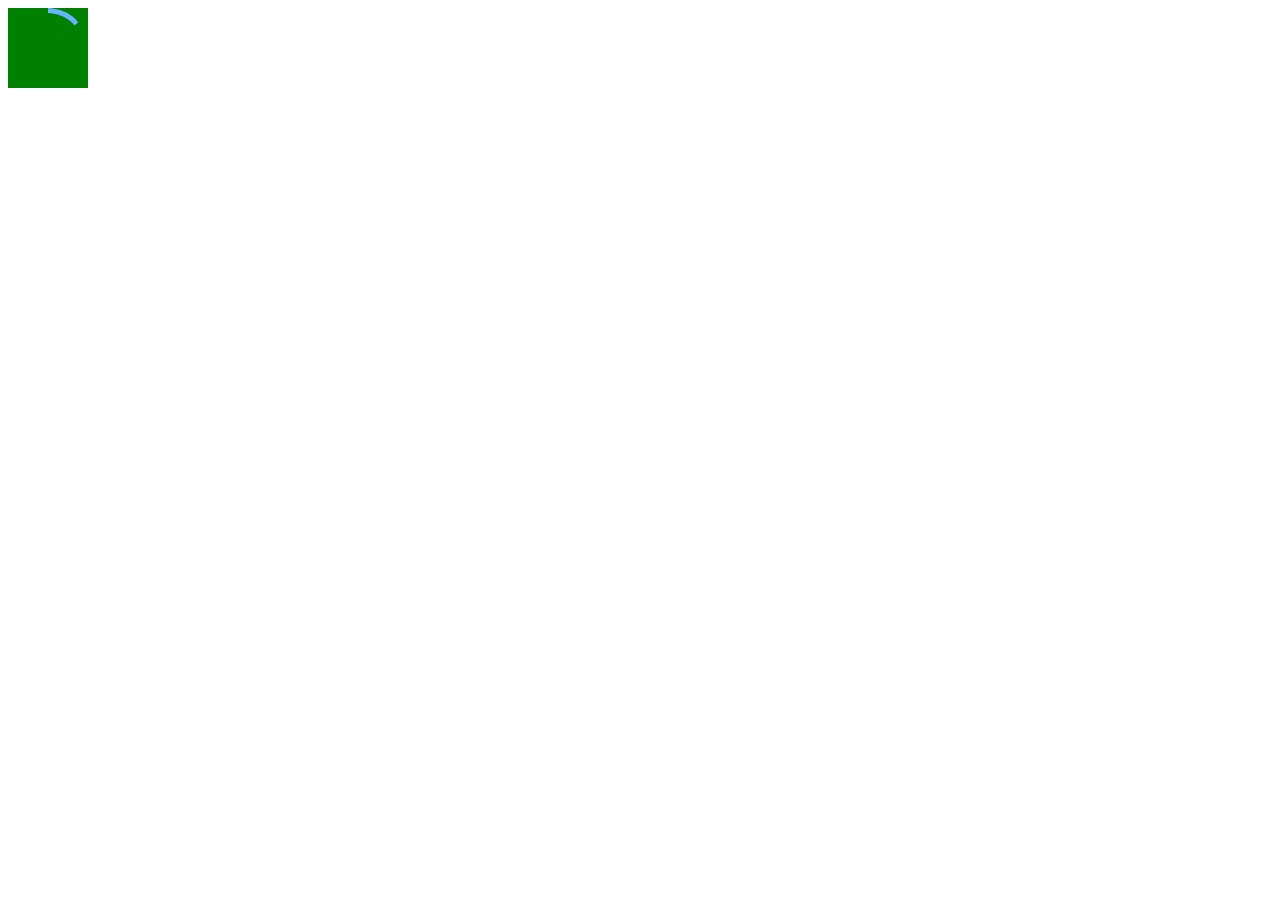
<file: test/Untitled-1.html>
<!DOCTYPE html>
<html>

<head>
    <meta http-equiv="content-type" content="text/html;charset=utf-8" />

    <style>
        .one { 
            position: relative; 
            width: 80px;
            height: 80px;
            border-radius: 50%;
        }
        .circle-left{
            position: absolute;
            top:0;
            left:0;
            width: 80px;
            height: 80px;
            overflow: hidden;
            clip:rect(0 40px 80px 0);
            background:green;
        }
        .circle-right{
            position: absolute;
            top:0;
            right:0;
            width: 40px;
            height: 80px;
            overflow: hidden;
            clip:rect(0 40px 80px 0);
            background:green;
        }
        
        .left-box {
            width: 35px;
            height: 70px;
            position: absolute;
            top: 0;
            left: 0px;
            border: 5px solid red;
            border-right: transparent;
            border-radius: 40px 0 0 40px;
            transform-origin: right center;
            transform: rotate(180deg);   
        }
        .right-box {
            width: 35px;
            height: 70px;
            position: absolute;
            top: 0;
            right: 0px;
            border: 5px solid #66b3ff;
            border-radius: 0 40px 40px 0;
            border-left: transparent; 
            transform-origin: left center;
            transform: rotate(-130deg);   
        }
       
        
    </style>
</head>

<body>
    <div class="one">
        <div class="circle-left">
            <div class="left-box"></div>
        </div>
        <div class="circle-right">
            <div class="right-box"></div>
        </div>
    </div>

</body>

</html>
</file>
<file: search/index.css>
body {
  padding: 0 ;
  margin: 0 auto;
  font-family: "Microsoft YaHei";
}
h1,
h2,
h3,
h4,
h5,
p {
  padding: 0 ;
  margin: 0 ;
  font-size: 100%;
}
a {
  text-decoration: none;
}
.container {
  width: 100%;
  height: 1500px;
  text-align: center;
  position: relative;
  vertical-align: middle;
  background-color: #eeeeee;
}
.container .title p {
  color: #e8d9d8;
  font-size: 100px;
  font-weight: 100;
}
.container .body {
  width: 550px;
  padding-top: 63px;
  margin: 0 auto;
  box-shadow: 0 3px 3px #dfdfdf;
}
.head {
  position: relative;
  top: -63px;
}
.head .text {
  width: 500px;
  height: 60px;
  font-size: 25px;
  font-weight: 100;
  padding-left: 50px;
  color: #8a8a8a;
  outline: none;
  padding: 0 0 0 50;
  border: none;
  position: absolute;
  left: -1px;
}
.head .text + label {
  position: absolute;
  transform: rotate(90deg);
  width: 60px;
  left: -10px;
  top: 15px;
  height: 30px;
}
.head .text + label:before {
  content: "❯";
  font-size: 22px;
  color: #e6e6e6;
}
.head ::-webkit-input-placeholder {
  font-size: 30px;
  color: #eeeeee;
  font-weight: 100;
}
#list {
  border-collapse: collapse;
}
#list tr {
  width: 500px;
  height: 50px;
  font-size: 25px;
  font-weight: 100;
  color: #8a8a8a;
  line-height: 50px;
  text-align: left;
  background-color: white;
  border: 1px solid #eeeeee;
}
#list tr td {
  width: 275px;
  height: 50px;
  padding-left: 50px;
}
a {
  color: #a45f60;
}
</file>
<file: fourScreen/fourScreen.css>
body {
  padding: 0px;
  margin: 0px auto;
  font-family: "Microsoft YaHei";
  min-width: 1400px;
}
ul,li,form,dl,dt,dd,div {
  padding: 0px;
  margin: 0px;
}
h1,h2,h3,h4,h5,p {
  padding: 0px;
  margin: 0px;
  font-weight: normal;
  font-size: 100%;
}
a {
  text-decoration: none;
  color: #666666;
}

.container {
  background: #f0f0f0;
  padding: 2%;
  width: 100%;
  height: 800px;
}
.chatting {
  width: 22%;
  display: inline-block;
  background: white;
  margin-left: 2%;
  border-radius: 10px;
  list-style: none;
}
.up {
  border-bottom: 1px solid #f0f0f0;
  padding-bottom: 10px;
  position: relative;
}
.bell {
  width: 40px;
  height: 40px;
  margin: 10px;
  display: inline-block;
}
.num {
  display: inline-block;
  margin-left: 10px;
  position: absolute;
  top: 10px;
}
.spot {
  display: inline-block;
  font-size: 10px;
  list-style-type: disc;
  color: #8e8e8e;
  line-height: 6px;
  position: absolute;
  top: 25px;
  right: 10px;
}
.top {
  color: #46a3ff;
  font-family: Arial, Helvetica, sans-serif;
  font-size: 15px;
}
.bottom {
  margin-top: 10px;
  color: #8e8e8e;
  font-family: Arial, Helvetica, sans-serif;
}
.dialog-box {
  font-size: 13px;
  border-bottom: 1px solid #f0f0f0;
  padding-bottom: 50px;
}
.dialog-right {
  padding: 15px;
  text-align: right;
}
.dialog-left {
  padding: 10px;
}
.dialog p {
  padding: 15px;
  text-align: left;
  display: inline-block;
  border-top-right-radius: 15px;
  border-bottom-left-radius: 15px;
  max-width: 80%;
}
.dialog-right p {
  border-top-left-radius: 15px;
  background-color: #00caca;
  color: white;
}
.dialog-left p {
  border-bottom-right-radius: 15px;
  background-color: #f0f0f0;
  color: #9d9d9d;
}
p {
  font-family: Arial, Helvetica, sans-serif;
}

.img-one {
  width: 25px;
  height: 25px;
}
.img-two {
  width: 40px;
  height: 40px;
}
.button-box {
  list-style: none;
  margin: 20px auto;
  font-size: 0;
  display: flex;
  justify-content: center;
  align-items:  center;
}
.push {
  display: inline-block;
  border-radius: 50%;
  background-color: white;
  padding: 6px;
  box-shadow: 2px 2px 5px 3px #d0d0d0;
}
.button-one,
.button-two {
  margin-right: 20px;
}
</file>
<file: home-page/home-page.css>
body {
  padding: 0px;
  margin: 0px auto;
  font-family: "Microsoft YaHei";
}
h1,
h2,
h3,
h4,
h5,
p {
  padding: 0px;
  margin: 0px;
  font-size: 100%;
}
a {
  text-decoration: none;
}
/*导航栏*/
.navigation {
  min-width: 1280px;
  width: 100%;
  height: 60px;
  position: fixed;
  z-index: 2;
  background-color: #0b102d;
}
.navigation a:hover {
  color: #3981f7;
  cursor: pointer;
}
.navigation .main {
  width: 1280px;
  height: 60px;
  margin: 0px auto;
  display: flex;
  align-items: center;
  justify-content: center;
}
.navigation .main .menu {
  list-style-type: none;
  height: 60px;
}
.navigation .main .logo {
  width: 180px;
  display: flex;
  align-items: center;
}
.navigation .main .middle {
  display: flex;
  justify-content: center;
  align-items: center;
  padding: 0px;
  margin: 0 50px;
}
.navigation .main .middle .botton {
  font-size: 16px;
  color: #ffffff;
}
.navigation .main .middle .botton .triangle {
  height: 60px;
  padding: 0 40px;
  display: flex;
  justify-content: center;
  align-items: center;
}
.navigation .main .middle .botton .triangle .head {
  display: flex;
}
.navigation .main .middle .botton .triangle .head:hover .word::after {
  content: "";
  width: 6px;
  height: 6px;
  border-right: 2px solid #3981f7;
  border-top: 2px solid #3981f7;
  transform: rotate(135deg);
  cursor: pointer;
}
.navigation .main .middle .botton .triangle .head .word::after {
  content: "";
  width: 6px;
  height: 6px;
  border-right: 2px solid #ffffff;
  border-top: 2px solid #ffffff;
  transform: rotate(135deg);
  -webkit-transform: rotate(135deg);
  margin-bottom: 10px;
  margin-left: 10px;
  display: inline-block;
  vertical-align: middle;
}
.navigation .main .middle .botton .title {
  padding-bottom: 10px;
  border-bottom: 1px solid #5f5f5f;
}
.navigation .main .middle .botton .content {
  font-size: 14px;
  margin-top: 10px;
}
.navigation .main .middle .botton .content a {
  color: #d0d0d0;
}
.navigation .main .middle .product {
  position: relative;
}
.navigation .main .middle .product a:hover {
  color: #3981f7;
}
.navigation .main .middle .product .dropdown {
  position: absolute;
  min-width: 500px;
  height: 240 1px;
  padding: 20px;
  top: 55px;
  left: -200px;
  display: none;
}
.navigation .main .middle .product .dropdown .part {
  display: flex;
  background-color: rgba(11, 16, 45, 0.9);
  flex: 1;
  flex-wrap: wrap;
  padding: 20px;
  border-radius: 5px;
}
.navigation .main .middle .product .dropdown .part .up,
.navigation .main .middle .product .dropdown .part .down {
  flex: 0 0 32%;
  margin-right: 5px;
}
.navigation .main .middle .product .dropdown .part .down {
  margin-top: 20px;
}
.navigation .main .middle .product .dropdown .part:before {
  content: "";
  top: -5px;
  position: absolute;
  bottom: 100%;
  right: 250px;
  width: 0px;
  height: 0px;
  border-width: 10px;
  border-style: solid;
  border-color: transparent;
  border-bottom-width: 16px;
  border-bottom-color: currentColor;
  color: rgba(11, 16, 45, 0.9);
}
.navigation .main .middle .product:hover .dropdown {
  display: block;
  cursor: pointer;
}
.navigation .main .middle .solution {
  position: relative;
}
.navigation .main .middle .solution .pulldown {
  display: none;
  position: absolute;
  min-width: 150px;
  padding: 20px;
  top: 52px;
  left: -50px;
}
.navigation .main .middle .solution .pulldown .portion {
  display: flex;
  background-color: rgba(11, 16, 45, 0.9);
  width: 150px;
  flex: 1;
  flex-wrap: wrap;
  padding: 20px;
  border-radius: 5px;
}
.navigation .main .middle .solution .pulldown .portion .down {
  margin-top: 20px;
}
.navigation .main .middle .solution .pulldown .portion:before {
  content: "";
  top: -5px;
  position: absolute;
  bottom: 100%;
  right: 100px;
  width: 0px;
  height: 0px;
  border-width: 10px;
  border-style: solid;
  border-color: transparent;
  border-bottom-width: 16px;
  border-bottom-color: currentColor;
  color: rgba(11, 16, 45, 0.9);
}
.navigation .main .middle .solution:hover .pulldown {
  display: block;
  cursor: pointer;
}
.navigation .main .middle .resources {
  position: relative;
}
.navigation .main .middle .resources a:hover {
  color: #3981f7;
  cursor: pointer;
}
.navigation .main .middle .resources .listing {
  display: none;
  position: absolute;
  min-width: 300px;
  height: 120px;
  padding: 20px;
  top: 52px;
  left: -100px;
}
.navigation .main .middle .resources .listing .section {
  display: flex;
  justify-content: space-around;
  background-color: rgba(11, 16, 45, 0.9);
  border-radius: 5px;
  padding: 20px;
}
.navigation .main .middle .resources .listing .section .document,
.navigation .main .middle .resources .listing .section .sdk {
  width: 120px;
}
.navigation .main .middle .resources .listing .section:before {
  content: "";
  top: -5px;
  position: absolute;
  bottom: 100%;
  right: 150px;
  width: 0px;
  height: 0px;
  border-width: 10px;
  border-style: solid;
  border-color: transparent;
  border-bottom-width: 16px;
  border-bottom-color: currentColor;
  color: rgba(11, 16, 45, 0.9);
}
.navigation .main .middle .resources:hover .listing {
  display: block;
  cursor: pointer;
}
.navigation .main .logon {
  font-size: 16px;
  color: #ffffff;
  display: flex;
  align-items: center;
}
.navigation .main .logon span {
  color: #838696;
  margin: 0 10px;
}
.navigation li a {
  color: #ffffff;
}
/*动画区域*/
.animation {
  margin: 0px;
  padding: 0px;
}
.animation .img {
  width: 100%;
}
/*AI技术体系*/
.technical {
  width: 1280px;
  margin: 0px auto;
  margin-top: 60px;
  /*六个模块*/
}
.technical .up {
  color: #525a6c;
  font-size: 25px;
  display: flex;
  justify-content: center;
  align-items: center;
}
.technical .down {
  color: #555867;
  font-size: 15px;
  margin-top: 10px;
  display: flex;
  justify-content: center;
  align-items: center;
}
.technical .modules {
  margin: 30px 50px;
  width: 1280px;
  margin: 0px auto;
}
.technical .modules .up,
.technical .modules .down {
  display: flex;
  justify-content: space-between;
  margin-top: 30px;
}
.technical .modules .up .main,
.technical .modules .down .main {
  width: 370px;
  height: 150px;
  box-shadow: 0 0 10px #e6e6e6;
  padding: 40px 20px;
  display: flex;
}
.technical .modules .up .main .img,
.technical .modules .down .main .img {
  width: 32px;
  margin-right: 10px;
  margin-top: 1.6px;
  opacity: 0.7;
}
.technical .modules .up .main .head,
.technical .modules .down .main .head {
  color: #525a6c;
  font-size: 25px;
  font-weight: bold;
}
.technical .modules .up .main .content,
.technical .modules .down .main .content {
  color: #6c7282;
  font-size: 14px;
  margin-top: 10px;
  line-height: 2;
}
/*AI专业解决方案*/
.solutions {
  width: 1280px;
  margin: 0px auto;
  margin-top: 60px;
  /*6个活动模块*/
}
.solutions .up {
  color: #525a6c;
  font-size: 25px;
  display: flex;
  justify-content: center;
  align-items: center;
  font-weight: bold;
}
.solutions .down {
  color: #555867;
  font-size: 15px;
  margin-top: 10px;
  display: flex;
  justify-content: center;
  align-items: center;
}
.solutions .professional {
  width: 1280px;
  margin: 30px auto;
  display: flex;
  flex-wrap: wrap;
  flex: 1;
}
.solutions .professional p {
  color: #ffffff;
}
.solutions .professional .modules {
  flex: 0 0 33%;
  flex-wrap: wrap;
  height: 330px;
  position: relative;
  border: 1px solid #ffffff;
  overflow: hidden;
}
.solutions .professional .modules:hover {
  cursor: pointer;
  background-color: rgba(60, 111, 213, 0.7);
}
.solutions .professional .modules:hover .img {
  transform: translate(0, -35px);
  transition: all 0.3s ease 0s;
}
.solutions .professional .modules:hover .part {
  transform: translate(0, -35px);
  transition: all 0.3s ease 0s;
}
.solutions .professional .modules:hover .part .content {
  display: block;
}
.solutions .professional .modules .img {
  width: 100%;
  position: absolute;
  z-index: -1;
  top: -20px;
}
.solutions .professional .modules .part {
  z-index: 1;
}
.solutions .professional .modules .part .content {
  display: none;
  padding: 20px;
}
.solutions .professional .modules .part .head {
  font-size: 25px;
  text-align: center;
  padding-top: 130px;
  height: 30px;
}
/*AI服务应用场景*/
.application {
  width: 100%;
  margin-top: 60px;
  /*6个图标*/
}
.application .up {
  margin: 0px auto;
  width: 1280px;
  font-size: 25px;
  display: flex;
  justify-content: center;
  align-items: center;
  color: #525a6c;
  font-weight: bold;
}
.application .scene {
  background-image: url("asset/application-scenarios.jpg");
  background-repeat: no-repeat;
  background-color: #1f3656;
  background-position: center;
  height: 600px;
  margin-top: 40px;
}
.application .scene .menu {
  position: relative;
  width: 1280px;
  height: 100%;
  margin: 0px auto;
}
.application .scene .menu .main:hover {
  background-color: rgba(22, 33, 61, 0.8);
  cursor: pointer;
}
.application .scene .menu .main:hover .content {
  display: block;
}
.application .scene .menu .talk {
  text-align: right;
  position: absolute;
  left: -70px;
  top: 50px;
  width: 20%;
  padding: 20px;
  border-radius: 10px;
}
.application .scene .menu .finance {
  text-align: left;
  position: absolute;
  left: 695px;
  top: 95px;
  width: 20%;
  padding: 20px;
  border-radius: 10px;
}
.application .scene .menu .landed {
  text-align: right;
  position: absolute;
  left: 830px;
  top: 150px;
  width: 20%;
  padding: 20px;
  border-radius: 10px;
}
.application .scene .menu .retail {
  text-align: left;
  position: absolute;
  left: 595px;
  top: 300px;
  width: 20%;
  padding: 20px;
  border-radius: 10px;
}
.application .scene .menu .education {
  text-align: right;
  position: absolute;
  left: 0px;
  top: 395px;
  width: 20%;
  padding: 20px;
  border-radius: 10px;
}
.application .scene .menu .collection {
  text-align: left;
  position: absolute;
  left: 965px;
  top: 435px;
  width: 20%;
  padding: 20px;
  border-radius: 10px;
}
.application .scene .menu li {
  list-style-type: none;
}
.application .scene .menu .head {
  color: #ffffff;
  font-size: 22px;
}
.application .scene .menu .content {
  display: none;
  font-size: 16px;
  color: #ffffff;
  margin-top: 20px;
  line-height: 2;
}
/*AI智能服务的推动者*/
.promoter {
  width: 1280px;
  margin: 0px auto;
  margin-top: 60px;
}
.promoter .up {
  color: #525a6c;
  font-size: 25px;
  display: flex;
  justify-content: center;
  align-items: center;
  font-weight: bold;
}
.promoter .down {
  color: #555867;
  font-size: 15px;
  margin-top: 10px;
  display: flex;
  justify-content: center;
  align-items: center;
}
.promoter .list {
  margin-top: 40px;
}
.promoter .list .line {
  width: 1280px;
  text-align: center;
  font-size: 12px;
  height: 50px;
  border-spacing: 0px;
  line-height: 3.5;
  margin: 0px auto;
  vertical-align: middle;
  border: 1px solid #ececec;
}
.promoter .list .line td {
  width: 50%;
  text-align: center;
  vertical-align: middle;
  border-top: 1px solid #ececec;
  color: #7b818f;
}
.promoter .list .line tr:nth-child(2n):hover {
  background-color: #eaf7fe;
  cursor: pointer;
}
.promoter .list .line tr:nth-child(2n-1) {
  background-color: #f8f8f9;
}
.promoter .list .line tr:nth-child(2n-1):hover {
  background-color: #eaf7fe;
  cursor: pointer;
}
.promoter .list .line .title td {
  color: #555d6f;
  font-weight: bold;
  border-top: 1px solid #ececec;
  background-color: #f8f8f9;
}
/*部分用户案例*/
.instance {
  width: 1280px;
  margin: 0px auto;
  margin-top: 60px;
  /*3大模块*/
}
.instance .up {
  color: #525a6c;
  font-size: 25px;
  display: flex;
  justify-content: center;
  align-items: center;
  font-weight: bold;
}
.instance .case {
  margin: 30px 0 60px 0;
}
.instance .case .main {
  width: 1280px;
  display: flex;
  justify-content: space-between;
  margin: 0px auto;
}
.instance .case .main .modules {
  width: 25%;
  text-align: center;
  border: 1px solid #ffffff;
}
.instance .case .main .modules .title {
  margin-top: 20px;
  font-size: 16px;
  color: #525a6c;
  font-weight: bold;
}
.instance .case .main .modules .content {
  font-size: 14px;
  color: #6d7174;
  line-height: 2;
  margin-top: 20px;
  text-align: left;
}
/*底部*/
.bottom {
  width: 100%;
  height: 100%;
  min-width: 1280px;
  background-color: #121e30;
  margin-top: 40px;
}
.bottom .main {
  width: 1280px;
  display: flex;
  justify-content: space-around;
  margin: auto;
}
.bottom .main .body {
  margin-top: 60px;
}
.bottom .main .body a:hover {
  color: #3981f7;
  cursor: pointer;
}
.bottom .main .body .title {
  font-size: 18px;
  font-weight: bold;
  color: #ffffff;
  margin-bottom: 10px;
}
.bottom .main .body .content {
  font-size: 14px;
  color: #f0f0f2;
  line-height: 2.3;
}
.bottom .main .img {
  width: 200px;
  margin: 50px 0;
}
</file>
<file: personal-information/personal-information.css>
body {
  padding: 0px;
  margin: 0px auto;
  font-family: "Microsoft YaHei";
  min-width: 1400px;
}

h1,h2,h3,h4,h5,p {
  padding: 0px;
  margin: 0px;
  font-weight: normal;
  font-size: 100%;
}
a {
  text-decoration: none;
  color: #666666;
}

.container {
  background-color: #000000;
  font-family: Arial, Helvetica, sans-serif;
  background: rgb(15, 20, 24);
  background-image: linear-gradient(rgb(25, 37, 49) 1px, transparent 0),
    linear-gradient(to right, rgb(25, 37, 49) 1px, transparent 0);
  background-size: 80px 80px;
}

.navigation {
  background-image: linear-gradient(rgb(25, 37, 49) 1px, transparent 0),
  linear-gradient(to bottom,black, transparent 100%);
  width: 100%;
  height: 30px;
  display: flex;
  justify-content: space-between;
  align-items: center;
}
.menu {
  width: 20px;
  padding: 10px;
}

.menu-icon {
  width: 20px;
  height: 2px;
  border-top: 2px solid #ffffff;
  border-bottom: 2px solid #ffffff;
  background-color: #ffffff;
  padding: 3px 0;
  background-clip: content-box;
}
.system {
  color: #ffffff;
  font-size: 13px;
  margin-right:50px;
}
.menu-button {
  font-size: 10px;
  color: #0c0c0c;
  color: #ffffff;
  list-style: none;
  display: flex;
  margin-right:1000px;
}
.menu-username {
  color: #ffffff;
  font-size: 12px;
  margin-right:5px;
}



.information {
  display: flex;
  padding: 100px 20px 50px 20px;
}

.user-information {
  width: 15%;
  background-color: rgba(51,54,59,0.5);
  border-radius: 20px;
  padding: 30px;
}
.information-one {
  position: relative;
  border-radius: 50%;
  display: flex;
  justify-content: center;
}
.circle-left {
  position: absolute;
  top: 0;
  left: 0;
  width: 57px;
  height: 114px;
  overflow: hidden;
}
.circle-right {
  position: absolute;
  top: 0;
  right: 0;
  width: 57px;
  height: 114px;
  overflow: hidden;
}

.left-box {
  width: 54px;
  height: 107px;
  position: absolute;
  top: 0;
  left: 0px;
  border-right: transparent;
  border: 3px solid rgb(84,133,219);
  border-radius: 57px 0 0 57px;
  transform-origin: right center;
  transform: rotate(180deg); 
}
.right-box {
  width: 54px;
  height: 107px;
  position: absolute;
  top: 0;
  right: 0px;
  border: 3px solid rgb(84,133,219);
  border-radius: 0 57px 57px 0;
  border-left: transparent;
  transform-origin: left center;
  transform: rotate(-120deg); 
}
.head{
  position: relative;
}
.photo {
  width: 100px;
  height: 100px;
  border-radius: 50%;
  border: 3px solid rgb(101,105,110); 
  padding: 4px;
}
.name {
  color: #ffffff;
  font-size: 13px;
  display: flex;
  justify-content: center;
  margin-bottom: 20px;
}
.information-two {
  display: flex;
  margin-bottom: 15px;
}
.information-left,.information-middle,.information-right{
  flex-grow: 1;
  justify-content:center ;
}
.gender {
  width: 25px;
  height: 25px;
}
.number-middle,
.number-right,.picture {
  font-size: 30px;
  flex-grow: 1;
  text-align: center;
}
.number-middle {
  color: #ffffff;
  border-left: 1px solid #9d9d9d;
  
}
.number-right {
  color: rgb(95,194,253);
  border-left: 1px solid #9d9d9d;
}
.basic {
  flex-grow: 1;
  text-align: center;
  color: #ffffff;
  margin: 10px 0 20px 0;
  font-size: 10px;
}



.information-three {
  display: flex;
  justify-content: space-between;
  color: #e0e0e0;
  margin-bottom: 15px;
}
.information-four {
  color: #ffffff;
  font-size: 12px;
  display: flex;
  justify-content: center;
  padding-bottom: 20px;
  border-bottom: 1px solid #9d9d9d;
}
.detailed {
  font-size: 14px;
}
.user-data {
  color: #e0e0e0;
}
.behavior {
  color:rgb(95,194,253);
}
.attribute {
  color: #f75000;
}
.integral {
  color: rgb(213,80,100);
}
.information-five,
.information-six {
  margin-bottom: 20px;
}
.information-five {
  margin-top: 20px;
}


.middle {
  width: 65%;
  border-right: 1px solid #9d9d9d;
}
.middle-up {
  display: flex;
  margin:0 50px;
}
.achievement {
  flex: 0 0 50%;
  margin: 0 50px 20px 0;
}
.achievement-title,
.market-title,
.quality-title,
.personnel-title {
  font-size: 15px;
  color: #ffffff;
}
.capacity-left,
.after-left,
.hold-left {
  color: rgb(95,194,253);
}
.capacity-right,
.after-right,
.hold-right {
  color: rgb(95,194,253);
}
.number-left {
  font-size: 40px;
}
.words-right {
  font-size: 20px;
}
.achievement-up {
  margin-top: 20px;
}
.index {
  font-size: 12px;
  color: #bebebe;
  margin: 8px 0;
}
.achievement-middle,
.achievement-down {
  display: flex;
  justify-content: space-between;
  margin: 20px 30px 0 0 ;
}

.bussiness-left {
  color: rgb(225,82,105);
}
.bussiness-right {
  color: rgb(225,82,105);
}
.conversation-left {
  color: rgb(152,208,150);
}
.conversation-right {
  color: rgb(152,208,150);
}
.market {
  flex: 0 0 50%;
  border-left: 1px solid #9d9d9d;
}
.circle-left1{
  position: absolute;
  top:-5px;
  left:-5px;
  width: 45px;
  height: 90px;
  overflow: hidden;
}
.circle-right1{
  position: absolute;
  top:-5px;
  right:-5px;
  width: 45px;
  height: 90px;
  overflow: hidden;
}
.left-box1 {
  width: 40px;
  height: 80px;
  position: absolute;
  top: 0px;
  left: 0px;
  border: 5px solid rgb(95,194,253);
  border-right: transparent;
  border-radius: 45px 0 0 45px;
  transform-origin: right center;
  transform: rotate(180deg);
}
.right-box1 {
  width: 40px;
  height: 80px;
  position: absolute;
  top: 0;
  right: 0;
  border: 5px solid rgb(95,194,253);
  border-radius: 0 45px 45px 0;
  border-left: transparent; 
  transform-origin: left center;
  transform: rotate(-130deg); 
}
.percent-main{
  width: 80px;
  height: 80px;
  border-radius: 50%;
  border: 5px solid rgb(75,78,83);
  display: flex;
  justify-content: center;
  align-items: center;
  font-size: 20px;
  color:#ffffff;
  position: relative;
}


.market-title{
  margin-left:50px;
}
.market-percent{
  margin-left:40px;
}
.market-rate{
  margin-right:30px;

  position: relative; 
}
.market-left,.market-right {
  font-size: 12px;
  color: #bebebe;
  text-align: center;
  margin-top:20px;
}
.market-content {
  display: flex;
  justify-content: space-between;
  margin:80px 50px;
}

.quality {
  border-top: 1px solid #9d9d9d;
  margin:0px 50px 0 50px;
}
.quality-title{
  margin-top:20px;
}
.quality-index{
  font-size: 12px;
  color: #bebebe;
  margin-top:20px;
  text-align: center;
}
.quality-percent {
  display: flex;
  justify-content: space-between;
  margin-top:20px;
}

.percent-one,.percent-two ,.percent-three,.percent-four,.percent-five{
  position: relative;
}

.left-box2 {
  width: 40px;
  height: 80px;
  position: absolute;
  top: 0;
  left: 0px;
  border: 5px solid rgb(95,194,253);
  border-right: transparent;
  border-radius: 45px 0 0 45px;
  transform-origin: right center;
  transform: rotate(180deg);   
}
.right-box2 {
  width: 40px;
  height: 80px;
  position: absolute;
  top: 0;
  right: 0px;
  border: 5px solid rgb(95,194,253);
  border-radius: 0 45px 45px 0;
  border-left: transparent; 
  transform-origin: left center;
  transform: rotate(-20deg);   
}
.left-box3 {
  width: 40px;
  height: 80px;
  position: absolute;
  top: 0;
  left: 0px;
  border: 5px solid rgb(95,194,253);
  border-right: transparent;
  border-radius: 45px 0 0 45px;
  transform-origin: right center;
  transform: rotate(180deg);   
}
.right-box3 {
  width: 40px;
  height: 80px;
  position: absolute;
  top: 0;
  right: 0px;
  border: 5px solid rgb(95,194,253);
  border-radius: 0 45px 45px 0;
  border-left: transparent; 
  transform-origin: left center;
  transform: rotate(-80deg);   
}
.left-box4 {
  width: 40px;
  height: 80px;
  position: absolute;
  top: 0;
  left: 0px;
  border: 5px solid rgb(225,82,105);
  border-right: transparent;
  border-radius: 45px 0 0 45px;
  transform-origin: right center;
  transform: rotate(180deg);   
}
.right-box4 {
  width: 40px;
  height: 80px;
  position: absolute;
  top: 0;
  right: 0px;
  border: 5px solid rgb(225,82,105);
  border-radius: 0 45px 45px 0;
  border-left: transparent; 
  transform-origin: left center;
  transform: rotate(-100deg);   
}
.left-box5 {
  width: 40px;
  height: 80px;
  position: absolute;
  top: 0;
  left: 0px;
  border: 5px solid rgb(225,82,105);
  border-right: transparent;
  border-radius: 45px 0 0 45px;
  transform-origin: right center;
  transform: rotate(180deg);   
}
.right-box5 {
  width: 40px;
  height: 80px;
  position: absolute;
  top: 0;
  right: 0px;
  border: 5px solid rgb(225,82,105);
  border-radius: 0 45px 45px 0;
  border-left: transparent; 
  transform-origin: left center;
  transform: rotate(-130deg);   
}


.right {
  width: 15%;
  text-align: center;
}
.personnel-title{
  margin-bottom: 40px;
}
.personnel-rate,
.hours-rate {
  
  display: inline-block;
  text-align: center;
}

.days {
  font-size: 30px;
  color: rgb(95,194,253);
  margin-bottom: 19px;
}
.personnel-index {
  font-size: 12px;
  color: #bebebe;
  margin:19px 0 40px 0;
  
}

.personnel-rate p,
.hours-rate p {
  font-size: 20px;
  color: #ffffff;
  display: flex;
  justify-content: center;
  align-items: center;
  line-height: 80px;
}
.personnel-rate,.hours-rate{
  position: relative;
}

.left-box6 {
  width: 40px;
  height: 80px;
  position: absolute;
  top: 0;
  left: 0px;
  border: 5px solid rgb(152,208,150);
  border-right: transparent;
  border-radius: 45px 0 0 45px;
  transform-origin: right center;
  transform: rotate(180deg);   
}
.right-box6 {
  width: 40px;
  height: 80px;
  position: absolute;
  top: 0;
  right: 0px;
  border: 5px solid rgb(152,208,150);
  border-radius: 0 45px 45px 0;
  border-left: transparent; 
  transform-origin: left center;
  transform: rotate(-30deg);   
}

.left-box7 {
  width: 40px;
  height: 80px;
  position: absolute;
  top: 0;
  left: 0px;
  border: 5px solid rgb(95,194,253);
  border-right: transparent;
  border-radius: 45px 0 0 45px;
  transform-origin: right center;
  transform: rotate(-9deg);   
}
.right-box7 {
  width: 40px;
  height: 80px;
  position: absolute;
  top: 0;
  right: 0px;
  border: 5px solid rgb(95,194,253);
  border-radius: 0 45px 45px 0;
  border-left: transparent; 
  transform-origin: left center;
  transform: rotate(0deg);   
}
</file>
<file: personalInformation/personalInformation.css>
body {
  padding: 0px;
  margin: 0px auto;
  font-family: "Microsoft YaHei";
  min-width: 1400px;
}

h1,h2,h3,h4,h5,p {
  padding: 0px;
  margin: 0px;
  font-weight: normal;
  font-size: 100%;
}
a {
  text-decoration: none;
  color: #666666;
}

.container {
  background-color: #000000;
  font-family: Arial, Helvetica, sans-serif;
  background: rgb(15, 20, 24);
  background-image: linear-gradient(rgb(25, 37, 49) 1px, transparent 0),
    linear-gradient(to right, rgb(25, 37, 49) 1px, transparent 0);
  background-size: 80px 80px;
}

.navigation {
  background: black;
  width: 100%;
  height: 30px;
  display: flex;
  justify-content: space-between;
  align-items: center;
}
.menu {
  width: 20px;
  padding: 10px;
}

.menu-icon {
  width: 20px;
  height: 2px;
  border-top: 2px solid #ffffff;
  border-bottom: 2px solid #ffffff;
  background-color: #ffffff;
  padding: 3px 0;
  background-clip: content-box;
}
.system {
  color: #ffffff;
  font-size: 13px;
  margin-right:50px;
}
.menu-button {
  font-size: 10px;
  color: #0c0c0c;
  color: #ffffff;
  list-style: none;
  display: flex;
  margin-right:1000px;
}
.menu-username {
  color: #ffffff;
  font-size: 12px;
  margin-right:5px;
}



.information {
  display: flex;
  padding: 100px 20px 50px 20px;
}

.user-information {
  width: 15%;
  background-color: rgb(51,54,59);
  opacity: 0.6;
  border-radius: 20px;
  padding: 30px;
}
.information-one {
  position: relative;
  border-radius: 50%;
  display: flex;
  justify-content: center;
}
.circle-left {
  position: absolute;
  top: 0;
  left: 0;
  width: 57px;
  height: 114px;
  overflow: hidden;
}
.circle-right {
  position: absolute;
  top: 0;
  right: 0;
  width: 57px;
  height: 114px;
  overflow: hidden;
}

.left-box {
  width: 54px;
  height: 107px;
  position: absolute;
  top: 0;
  left: 0px;
  border-right: transparent;
  border: 3px solid rgb(84,133,219);
  border-radius: 57px 0 0 57px;
  transform-origin: right center;
  transform: rotate(180deg); 
}
.right-box {
  width: 54px;
  height: 107px;
  position: absolute;
  top: 0;
  right: 0px;
  border: 3px solid rgb(84,133,219);
  border-radius: 0 57px 57px 0;
  border-left: transparent;
  transform-origin: left center;
  transform: rotate(-120deg); 
}
.head{
  position: relative;
}
.photo {
  width: 100px;
  height: 100px;
  border-radius: 50%;
  border: 3px solid rgb(101,105,110); 
  padding: 4px;
}
.name {
  color: #ffffff;
  font-size: 13px;
  display: flex;
  justify-content: center;
  margin-bottom: 20px;
}
.information-two {
  display: flex;
  margin-bottom: 15px;
}
.information-left,.information-middle,.information-right{
  flex-grow: 1;
  justify-content:center ;
}
.gender {
  width: 25px;
  height: 25px;
}
.number-middle,
.number-right,.picture {
  font-size: 30px;
  flex-grow: 1;
  text-align: center;
}
.number-middle {
  color: #ffffff;
  border-left: 1px solid #9d9d9d;
  
}
.number-right {
  color: rgb(95,194,253);
  border-left: 1px solid #9d9d9d;
}
.basic {
  flex-grow: 1;
  text-align: center;
  color: #ffffff;
  margin: 10px 0 20px 0;
  font-size: 10px;
}



.information-three {
  display: flex;
  justify-content: space-between;
  color: #e0e0e0;
  margin-bottom: 15px;
}
.information-four {
  color: #ffffff;
  font-size: 12px;
  display: flex;
  justify-content: center;
  padding-bottom: 20px;
  border-bottom: 1px solid #9d9d9d;
}
.detailed {
  font-size: 14px;
}
.user-data {
  color: #e0e0e0;
}
.behavior {
  color:rgb(95,194,253);
}
.attribute {
  color: #f75000;
}
.integral {
  color: rgb(213,80,100);
}
.information-five,
.information-six {
  margin-bottom: 20px;
}
.information-five {
  margin-top: 20px;
}


.middle {
  width: 65%;
  border-right: 1px solid #9d9d9d;
}
.middle-up {
  display: flex;
  margin:0 50px;
}
.achievement {
  flex: 0 0 50%;
  margin: 0 50px 20px 0;
}
.achievement-title,
.market-title,
.quality-title,
.personnel-title {
  font-size: 15px;
  color: #ffffff;
}
.capacity-left,
.after-left,
.hold-left {
  color: rgb(95,194,253);
}
.capacity-right,
.after-right,
.hold-right {
  color: rgb(95,194,253);
}
.number-left {
  font-size: 40px;
}
.words-right {
  font-size: 20px;
}
.achievement-up {
  margin-top: 20px;
}
.index {
  font-size: 12px;
  color: #bebebe;
  margin: 8px 0;
}
.achievement-middle,
.achievement-down {
  display: flex;
  justify-content: space-between;
  margin: 20px 30px 0 0 ;
}

.bussiness-left {
  color: rgb(225,82,105);
}
.bussiness-right {
  color: rgb(225,82,105);
}
.conversation-left {
  color: rgb(152,208,150);
}
.conversation-right {
  color: rgb(152,208,150);
}
.market {
  flex: 0 0 50%;
  border-left: 1px solid #9d9d9d;
}
.circle-left1{
  position: absolute;
  top:-5px;
  left:-5px;
  width: 45px;
  height: 90px;
  overflow: hidden;
}
.circle-right1{
  position: absolute;
  top:-5px;
  right:-5px;
  width: 45px;
  height: 90px;
  overflow: hidden;
}
.left-box1 {
  width: 40px;
  height: 80px;
  position: absolute;
  top: 0px;
  left: 0px;
  border: 5px solid rgb(95,194,253);
  border-right: transparent;
  border-radius: 45px 0 0 45px;
  transform-origin: right center;
  transform: rotate(180deg);
}
.right-box1 {
  width: 40px;
  height: 80px;
  position: absolute;
  top: 0;
  right: 0;
  border: 5px solid rgb(95,194,253);
  border-radius: 0 45px 45px 0;
  border-left: transparent; 
  transform-origin: left center;
  transform: rotate(-130deg); 
}
.percent-main{
  width: 80px;
  height: 80px;
  border-radius: 50%;
  border: 5px solid rgb(75,78,83);
  display: flex;
  justify-content: center;
  align-items: center;
  font-size: 20px;
  color:#ffffff;
  position: relative;
}


.market-title{
  margin-left:50px;
}
.market-percent{
  margin-left:40px;
}
.market-rate{
  margin-right:30px;

  position: relative; 
}
.market-left,.market-right {
  font-size: 12px;
  color: #bebebe;
  text-align: center;
  margin-top:20px;
}
.market-content {
  display: flex;
  justify-content: space-between;
  margin:80px 50px;
}

.quality {
  border-top: 1px solid #9d9d9d;
  margin:0px 50px 0 50px;
}
.quality-title{
  margin-top:20px;
}
.quality-index{
  font-size: 12px;
  color: #bebebe;
  margin-top:20px;
  text-align: center;
}
.quality-percent {
  display: flex;
  justify-content: space-between;
  margin-top:20px;
}

.percent-one,.percent-two ,.percent-three,.percent-four,.percent-five{
  position: relative;
}

.left-box2 {
  width: 40px;
  height: 80px;
  position: absolute;
  top: 0;
  left: 0px;
  border: 5px solid rgb(95,194,253);
  border-right: transparent;
  border-radius: 45px 0 0 45px;
  transform-origin: right center;
  transform: rotate(180deg);   
}
.right-box2 {
  width: 40px;
  height: 80px;
  position: absolute;
  top: 0;
  right: 0px;
  border: 5px solid rgb(95,194,253);
  border-radius: 0 45px 45px 0;
  border-left: transparent; 
  transform-origin: left center;
  transform: rotate(-20deg);   
}
.left-box3 {
  width: 40px;
  height: 80px;
  position: absolute;
  top: 0;
  left: 0px;
  border: 5px solid rgb(95,194,253);
  border-right: transparent;
  border-radius: 45px 0 0 45px;
  transform-origin: right center;
  transform: rotate(180deg);   
}
.right-box3 {
  width: 40px;
  height: 80px;
  position: absolute;
  top: 0;
  right: 0px;
  border: 5px solid rgb(95,194,253);
  border-radius: 0 45px 45px 0;
  border-left: transparent; 
  transform-origin: left center;
  transform: rotate(-80deg);   
}
.left-box4 {
  width: 40px;
  height: 80px;
  position: absolute;
  top: 0;
  left: 0px;
  border: 5px solid rgb(225,82,105);
  border-right: transparent;
  border-radius: 45px 0 0 45px;
  transform-origin: right center;
  transform: rotate(180deg);   
}
.right-box4 {
  width: 40px;
  height: 80px;
  position: absolute;
  top: 0;
  right: 0px;
  border: 5px solid rgb(225,82,105);
  border-radius: 0 45px 45px 0;
  border-left: transparent; 
  transform-origin: left center;
  transform: rotate(-100deg);   
}
.left-box5 {
  width: 40px;
  height: 80px;
  position: absolute;
  top: 0;
  left: 0px;
  border: 5px solid rgb(225,82,105);
  border-right: transparent;
  border-radius: 45px 0 0 45px;
  transform-origin: right center;
  transform: rotate(180deg);   
}
.right-box5 {
  width: 40px;
  height: 80px;
  position: absolute;
  top: 0;
  right: 0px;
  border: 5px solid rgb(225,82,105);
  border-radius: 0 45px 45px 0;
  border-left: transparent; 
  transform-origin: left center;
  transform: rotate(-130deg);   
}


.right {
  width: 15%;
  text-align: center;
}
.personnel-title{
  margin-bottom: 40px;
}
.personnel-rate,
.hours-rate {
  
  display: inline-block;
  text-align: center;
}

.days {
  font-size: 30px;
  color: rgb(95,194,253);
  margin-bottom: 19px;
}
.personnel-index {
  font-size: 12px;
  color: #bebebe;
  margin:19px 0 40px 0;
  
}

.personnel-rate p,
.hours-rate p {
  font-size: 20px;
  color: #ffffff;
  display: flex;
  justify-content: center;
  align-items: center;
  line-height: 80px;
}
.personnel-rate,.hours-rate{
  position: relative;
}

.left-box6 {
  width: 40px;
  height: 80px;
  position: absolute;
  top: 0;
  left: 0px;
  border: 5px solid rgb(152,208,150);
  border-right: transparent;
  border-radius: 45px 0 0 45px;
  transform-origin: right center;
  transform: rotate(180deg);   
}
.right-box6 {
  width: 40px;
  height: 80px;
  position: absolute;
  top: 0;
  right: 0px;
  border: 5px solid rgb(152,208,150);
  border-radius: 0 45px 45px 0;
  border-left: transparent; 
  transform-origin: left center;
  transform: rotate(-30deg);   
}

.left-box7 {
  width: 40px;
  height: 80px;
  position: absolute;
  top: 0;
  left: 0px;
  border: 5px solid rgb(95,194,253);
  border-right: transparent;
  border-radius: 45px 0 0 45px;
  transform-origin: right center;
  transform: rotate(-9deg);   
}
.right-box7 {
  width: 40px;
  height: 80px;
  position: absolute;
  top: 0;
  right: 0px;
  border: 5px solid rgb(95,194,253);
  border-radius: 0 45px 45px 0;
  border-left: transparent; 
  transform-origin: left center;
  transform: rotate(0deg);   
}
</file>
